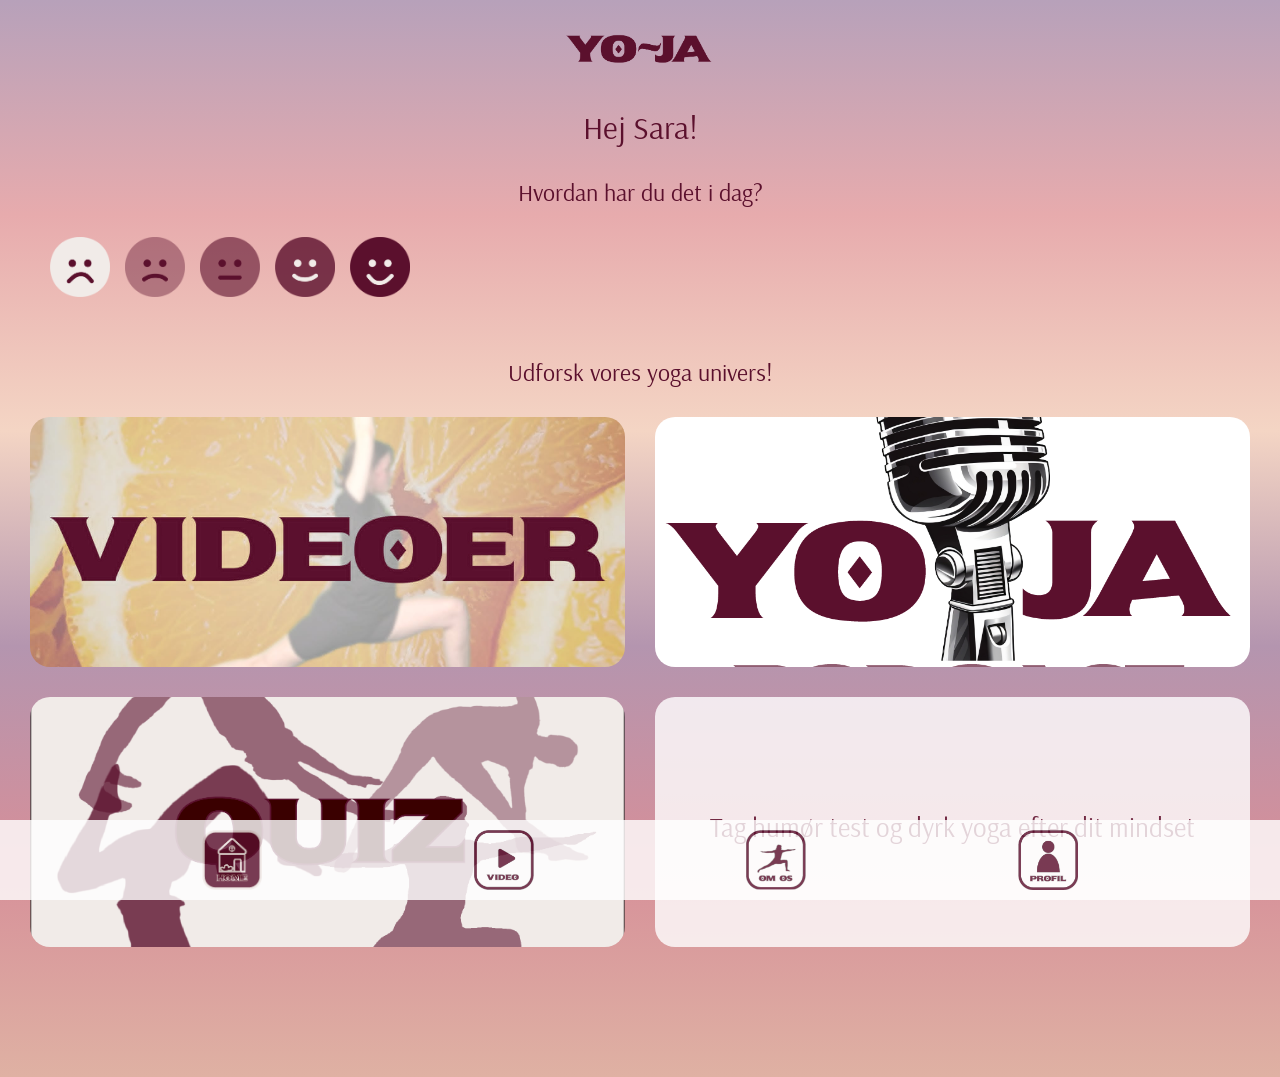
<file: index.html>
<!doctype html>
<html lang="en">
  <head>
    <meta charset="UTF-8" />
    <meta name="viewport" content="width=device-width, initial-scale=1.0" />
    <title>Yo-ja</title>
    <!-- ref til stylesheet -->
    <link rel="stylesheet" href="yoja.style.css" />
    <!-- Her har vi hentet font fra google fonts - Arsenal -->
    <link rel="preconnect" href="https://fonts.googleapis.com" />
    <link rel="preconnect" href="https://fonts.gstatic.com" crossorigin />
    <link
      href="https://fonts.googleapis.com/css2?family=Arsenal:ital,wght@0,400;0,700;1,400;1,700&family=Genos:ital,wght@0,100..900;1,100..900&family=Sekuya&family=Titan+One&display=swap"
      rel="stylesheet"
    />
  </head>

  <body>
    <!-- Logo som også fungerer som home knap-->
    <header>
      <div class="logoContainer">
        <a href="/sem2-flow5/index.html"
          ><img src="img/Logo.png" alt="yo-jaLogo"
        /></a>
      </div>
    </header>

    <!-- Hovedoverskrift-->
    <h1>Hej Sara!</h1>

    <h2>Hvordan har du det i dag?</h2>

    <!-- Smiley knapper, hvor man vælger alt efter ens humør-->
    <div class="smileyContainer">
      <img src="img/Smiley_Meget_ked.png" data-mood="megetKed" />
      <img src="img/Smiley_ked.png" data-mood="lidtKed" />
      <img src="img/Smiley_midt.png" data-mood="midt" />
      <img src="img/Smiley_lidt_glad.png" data-mood="lidtGlad" />
      <img src="img/Smiley_meget_glad.png" data-mood="megetGlad" />
    </div>

    <!-- Her kommer knapperne -->
    <div class="category-container" id="categoryContainer"></div>

    <h2>Udforsk vores yoga univers!</h2>

    <!-- Vores sektion med de læringsmaterialer vi har i form af videoer, podcast og quiz -->
    <div class="categoryContainerTwo">
      <div class="categoryCard">
        <a href="oevelser.html">
          <!-- Yoga videoer -->
          <img
            src="img/videoThumbnail.jpeg"
            alt="picture of yoga stretch pose"
          />
        </a>
      </div>

      <div class="categoryCard">
        <a href="podcasts.html">
          <!-- Podcasts -->
          <img
            src="img/podcastV2baggrund.png"
            alt="picture of yoga strength pose"
          />
        </a>
      </div>

      <div class="categoryCard">
        <a href="quiz.html">
          <!-- Quiz -->
          <img src="img/quizLogo.png" alt="picture of yoga destress pose" />
        </a>
      </div>

      <div class="moodTestContainer">
        <a href="moodtest.html">
          <!-- Humør test -->
          <section id="humorBoks">
            <h2>Tag humør test og dyrk yoga efter dit mindset</h2>
          </section>
        </a>
      </div>
    </div>

    <!-- Footer/menu -->
    <footer>
      <nav>
        <div class="menuContainer">
          <a href="/sem2-flow5/index.html">
            <img src="img/aktiv_home.png" alt="homeIcon"
          /></a>
          <!-- Hjem knap -->
          <a href="oevelser.html">
            <img src="img/video-knap.png" alt="oevelserIcon"
          /></a>
          <!-- Video knap -->
          <a href="om-yoga.html">
            <img src="img/om.os.knap.png" alt="omYogaIcon"
          /></a>
          <!-- Om Om knap -->
          <a href="profil.html">
            <img src="img/profil-knap.png" alt="profilIcon"
          /></a>
          <!--Profil knap-->
        </div>
      </nav>
    </footer>
  </body>

  <!-- Reference til Javascript filen -->
  <script src="yoja.java.js"></script>
</html>
</file>
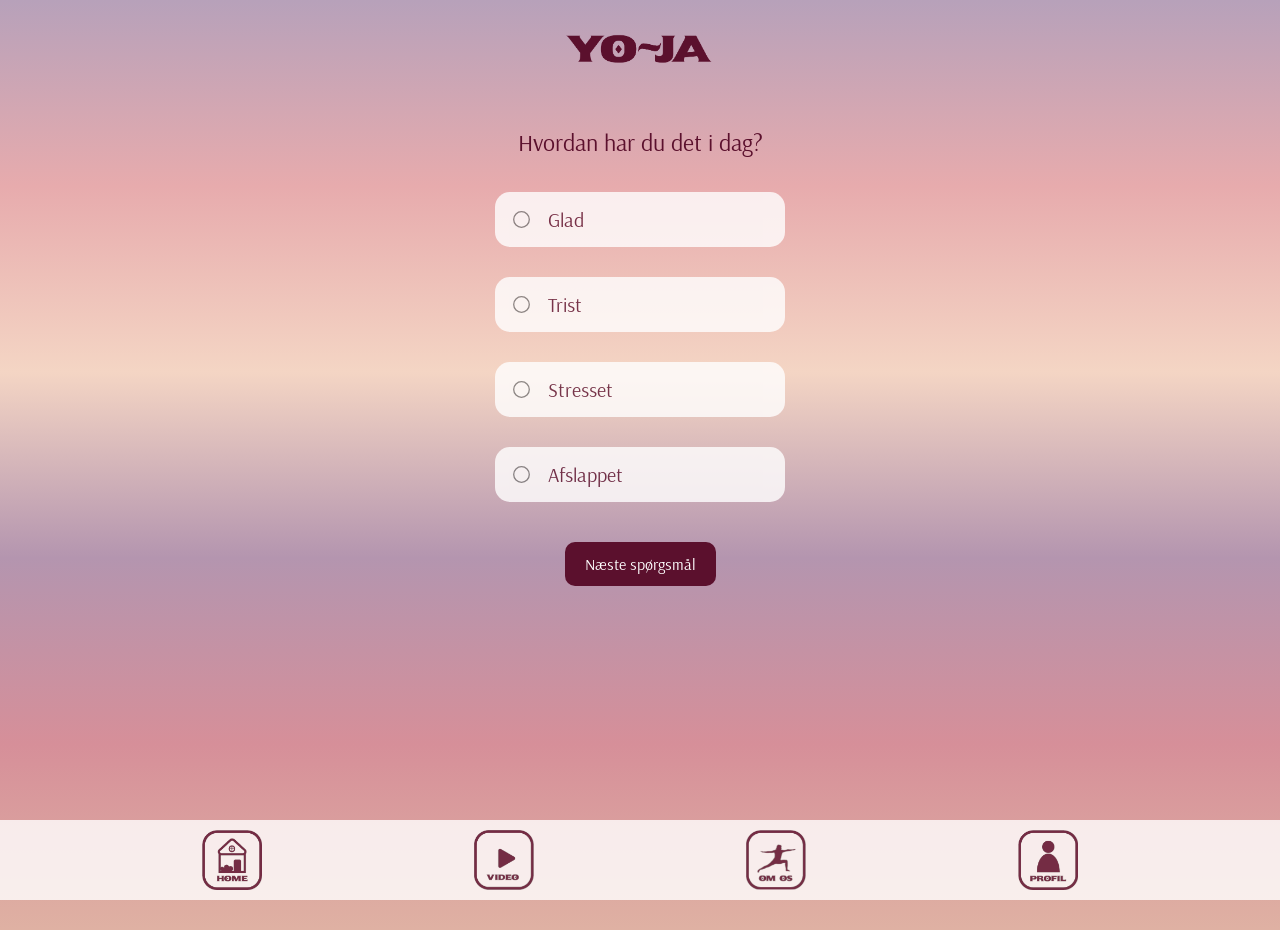
<file: moodtest.html>
<!doctype html>
<html lang="en">
  <head>
    <meta charset="UTF-8" />
    <meta name="viewport" content="width=device-width, initial-scale=1.0" />
    <title>Yo-ja</title>
    <!-- ref til stylesheet -->
    <link rel="stylesheet" href="yoja.style.css" />
    <!-- Her har vi hentet font fra google fonts - Arsenal -->
    <link rel="preconnect" href="https://fonts.googleapis.com" />
    <link rel="preconnect" href="https://fonts.gstatic.com" crossorigin />
    <link
      href="https://fonts.googleapis.com/css2?family=Arsenal:ital,wght@0,400;0,700;1,400;1,700&family=Genos:ital,wght@0,100..900;1,100..900&family=Sekuya&family=Titan+One&display=swap"
      rel="stylesheet"
    />
  </head>

  <body>
    <!-- Vores header med Yo-JA logo, som fungerer som hjemmeknap også -->
    <header>
      <div class="logoContainer">
        <a href="/test/index.html"><img src="img/Logo.png" alt="yo-jaLogo" /></a>
      </div>
    </header>

    <!-- Spørgsmål 1 - omkring humør -->
    <div class="spørgsmål aktiv">
      <h2>Hvordan har du det i dag?</h2>

      <!-- Form med radio buttons, hvor kun ét humør kan vælges -->
      <form class="formBox">
        <label class="radioBox">
          <input type="radio" name="humør" value="glad" />
          <span>Glad</span>
        </label>

        <label class="radioBox">
          <input type="radio" name="humør" value="trist" />
          <span>Trist</span>
        </label>

        <label class="radioBox">
          <input type="radio" name="humør" value="stresset" />
          <span>Stresset</span>
        </label>

        <label class="radioBox">
          <input type="radio" name="humør" value="afslappet" />
          <span>Afslappet</span>
        </label>
      </form>

      <button class="næste">Næste spørgsmål</button>
    </div>

    <!-- Spørgsmål 2 - omkring ømhed-->
    <div class="spørgsmål">
      <h2>Er du øm? Hvis ja, hvor?</h2>

      <form class="formBox">
        <label class="radioBox">
          <input type="radio" name="ømhed" value="nakke" />
          <span>Nakke</span>
        </label>

        <label class="radioBox">
          <input type="radio" name="ømhed" value="ryg" />
          <span>Ryg</span>
        </label>

        <label class="radioBox">
          <input type="radio" name="ømhed" value="skuldre" />
          <span>Skuldre</span>
        </label>

        <label class="radioBox">
          <input type="radio" name="ømhed" value="ikke-øm" />
          <span>Er ikke øm</span>
        </label>
      </form>

      <button class="næste">Næste spørgsmål</button>
    </div>

    <!-- Spørgsmål 3 - omkring stress -->
    <div class="spørgsmål">
      <h2>Har du meget at se til?</h2>

      <form class="formBox">
        <label class="radioBox">
          <input type="radio" name="stress" value="ja" />
          <span>Ja</span>
        </label>

        <label class="radioBox">
          <input type="radio" name="stress" value="nej" />
          <span>Nej</span>
        </label>
      </form>

      <button class="næste">Færdig</button>
    </div>

    <div class="spørgsmål">
      <h2>Vores anbefalede øvelse til dig</h2>

        <video controls src="video/begynderlevel1-done_2.mp4"></video>
      </div>
    </div>

   <!-- Footer/menu -->
    <footer>
      <nav>
      <div class="menuContainer">
        <a href="/test/index.html"> <img src="img/home.knap.png" alt="homeIcon" /></a>
        <!-- Hjem knap -->
        <a href="oevelser.html">
          <img src="img/video-knap.png" alt="oevelserIcon"
        /></a>
        <!-- Video knap -->
        <a href="om-yoga.html">
          <img src="img/om.os.knap.png" alt="omYogaIcon"
        /></a>
        <!-- Om Om knap -->
        <a href="profil.html">
          <img src="img/profil-knap.png" alt="profilIcon"
        /></a>
        <!--Profil knap-->
      </div>
      </nav>
    </footer>
  </body>

  <script src="yoja.java.js"></script>
</html>
</file>
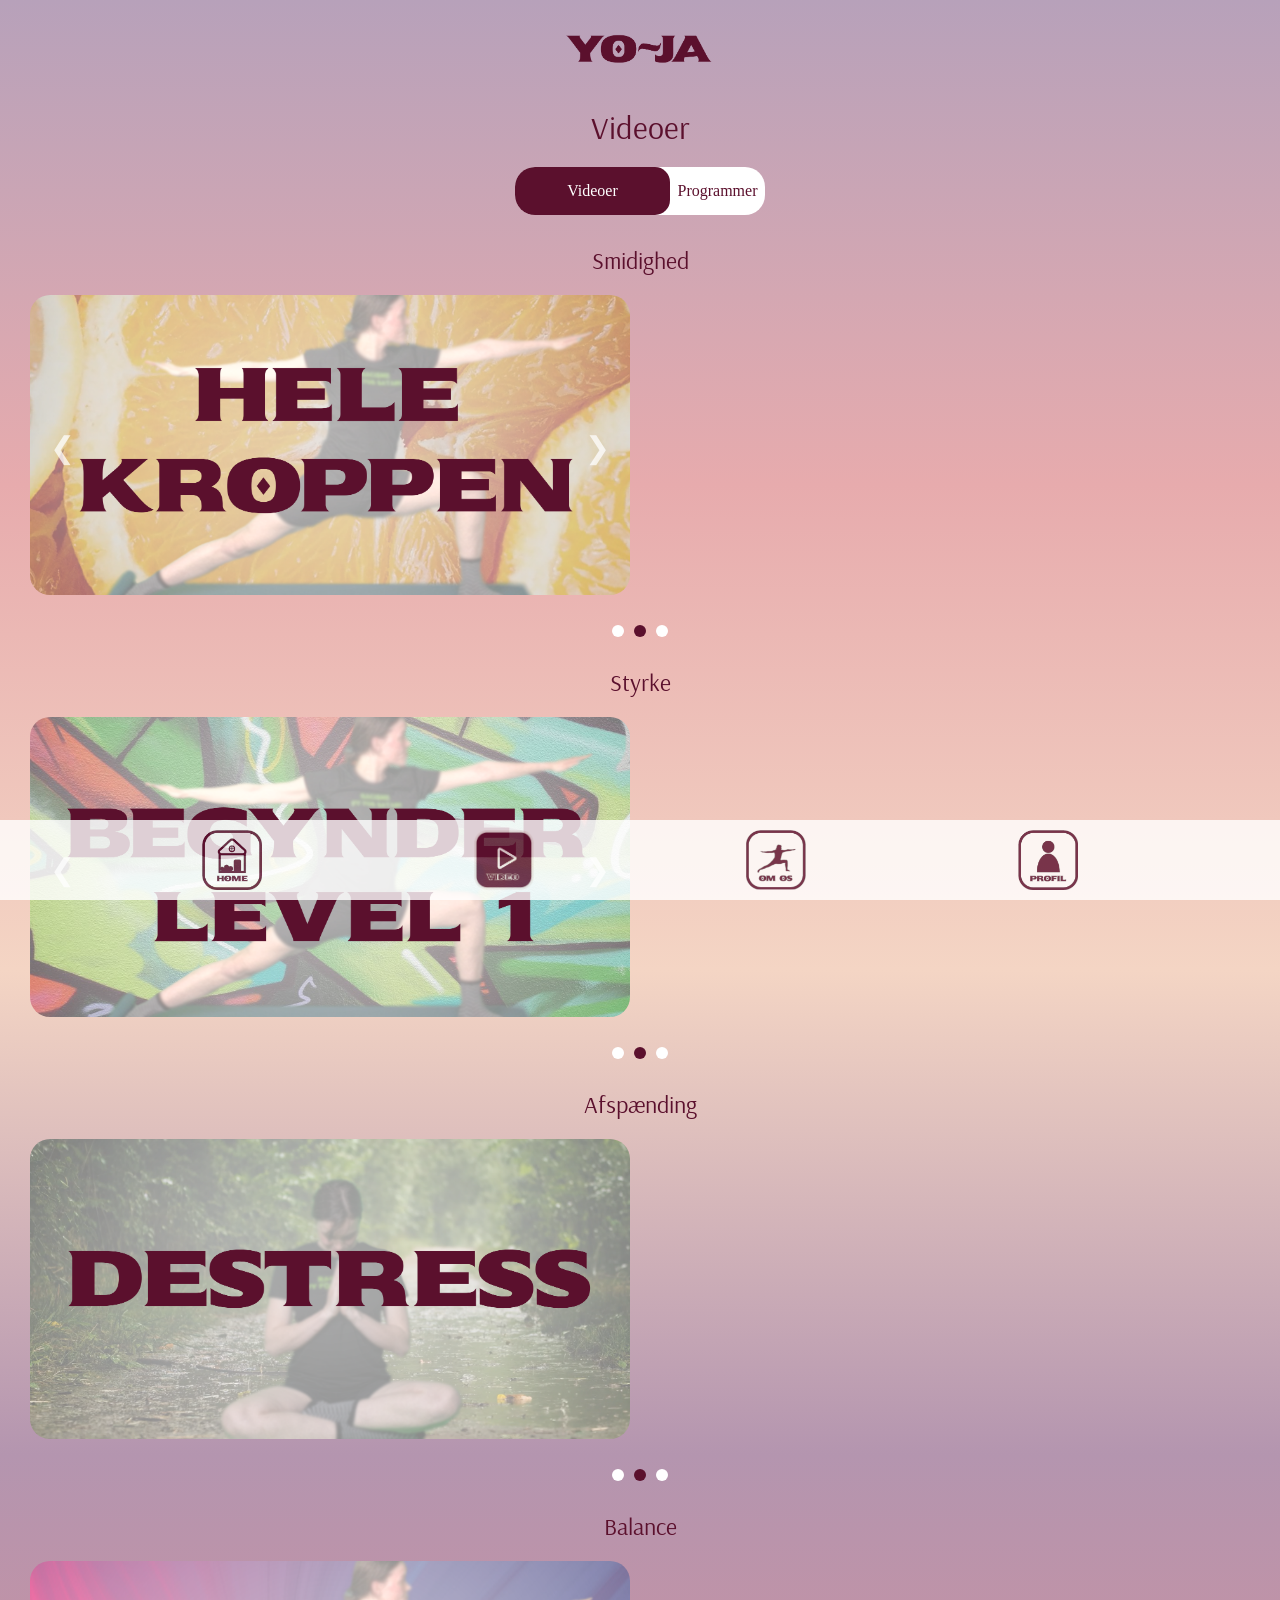
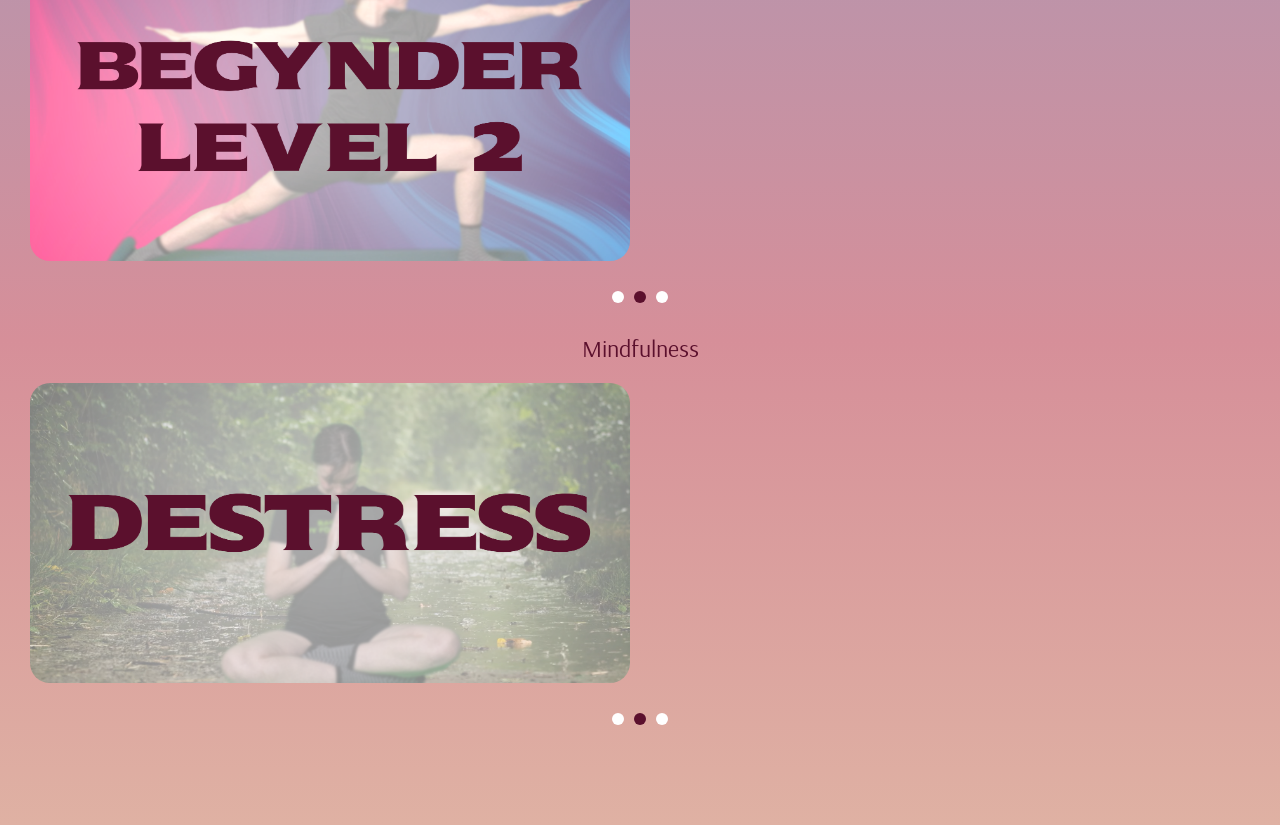
<file: oevelser.html>
<!doctype html>
<html lang="en">
  <head>
    <meta charset="UTF-8" />
    <meta name="viewport" content="width=device-width, initial-scale=1.0" />
    <title>Yo-ja</title>
    <!-- ref til stylesheet -->
    <link rel="stylesheet" href="yoja.style.css" />
    <!-- Her har vi hentet font fra google fonts - Arsenal -->
    <link rel="preconnect" href="https://fonts.googleapis.com" />
    <link rel="preconnect" href="https://fonts.gstatic.com" crossorigin />
    <link
      href="https://fonts.googleapis.com/css2?family=Arsenal:ital,wght@0,400;0,700;1,400;1,700&family=Genos:ital,wght@0,100..900;1,100..900&family=Sekuya&family=Titan+One&display=swap"
      rel="stylesheet"
    />
  </head>

  <body>
    <!-- Vores header med Yo-JA logo, som fungerer som hjemmeknap også -->
    <header>
      <div class="logoContainer">
        <a href="/sem2-flow5/index.html"
          ><img src="img/Logo.png" alt="yo-jaLogo"
        /></a>
      </div>
    </header>

    <h1>Videoer</h1>

    <!-- Mockup af en knap, som sortere mellem videoer eller programmer-->
    <div class="switchContainer">
      <div class="knapFlex">
        <div class="oevelserKnap active">Videoer</div>

        <div class="programmerKnap">Programmer</div>
      </div>
    </div>

    <!-- Videoer/billeder i karusseler-->
    <h2>Smidighed</h2>

    <div class="categoryCaroussel">
      <div class="slide1">
        <section id="smidighedVideo">
          <a href="helekroppenvideo.html">
            <img
              src="img/thumnail-helekroppen-stor.png"
              alt="pictureOfVideoThumbnail"
            />
          </a>
        </section>
      </div>
      <div class="slide1">
        <img src="img/thumnail-rygfokus-rettet.png" alt="" />
      </div>
      <div class="slide1">
        <img src="img/thumnail-begynder_level_2.png" alt="" />
      </div>
      <button class="prev1">&#10094;</button>
      <!-- Knap tilbage-->
      <button class="next1">&#10095;</button>
      <!-- knap frem -->
    </div>

    <!-- Mockup af "swipe" cirkler -->
    <div class="dotsContainerOevelser">
      <span class="dot"></span>
      <span class="dot activeDot"></span>
      <span class="dot"></span>
    </div>

    <h2>Styrke</h2>

    <div class="categoryCaroussel">
      <div class="slide2">
        <section id="styrkeVideo">
          <a href="styrkevideo.html">
            <img
              src="img/thumnail-begynder_level_1.png"
              alt="pictureOfVideoThumbnail"
            />
          </a>
        </section>
      </div>
      <div class="slide2">
        <img
          src="img/thumnail-prostyrke_rettet.png"
          alt="thumbnailOfStrengthVideo"
        />
      </div>
      <div class="slide2">
        <img
          src="img/thumnail-rygfokus-rettet.png"
          alt="thumbnailOfBackVideo"
        />
      </div>
      <button class="prev2">&#10094;</button>
      <!-- Knap tilbage-->
      <button class="next2">&#10095;</button>
      <!-- knap frem -->
    </div>

    <!-- Mockup af "swipe" cirkler -->
    <div class="dotsContainerOevelser">
      <span class="dot"></span>
      <span class="dot activeDot"></span>
      <span class="dot"></span>
    </div>

    <h2>Afspænding</h2>

    <div class="categoryCaroussel">
      <div>
        <section id="afspaendingVideo">
          <a href="destressvideo.html">
            <img
              src="img/thumnail-destress_stor.png"
              alt="thumbnailOfDestressVideo"
            />
          </a>
        </section>
      </div>
    </div>

    <!-- Mockup af "swipe" cirkler -->
    <div class="dotsContainerOevelser">
      <span class="dot"></span>
      <span class="dot activeDot"></span>
      <span class="dot"></span>
    </div>

    <h2>Balance</h2>

    <div class="categoryCaroussel">
      <div>
        <section id="balanceVideo">
          <img
            src="img/thumnail-begynder_level_2.png"
            alt="thumbnailOfBeginnersVideo"
          />
        </section>
      </div>
    </div>

    <!-- Mockup af "swipe" cirkler -->
    <div class="dotsContainerOevelser">
      <span class="dot"></span>
      <span class="dot activeDot"></span>
      <span class="dot"></span>
    </div>

    <h2>Mindfulness</h2>

    <div class="categoryCaroussel">
      <div>
        <section id="mindfulnessVideo">
          <img
            src="img/thumnail-destress_stor.png"
            alt="thumbnailOfDestressVideo"
          />
        </section>
      </div>
    </div>

    <!-- Mockup af "swipe" cirkler -->
    <div class="dotsContainerOevelserFinal">
      <span class="dot"></span>
      <span class="dot activeDot"></span>
      <span class="dot"></span>
    </div>

    <!-- Footer/menu -->
    <footer>
      <nav>
        <div class="menuContainer">
          <a href="/test/index.html">
            <img src="img/home.knap.png" alt="homeIcon"
          /></a>
          <!-- Hjem knap -->
          <a href="oevelser.html">
            <img src="img/aktiv_videoer.png" alt="oevelserIcon"
          /></a>
          <!-- Video knap -->
          <a href="om-yoga.html">
            <img src="img/om.os.knap.png" alt="omYogaIcon"
          /></a>
          <!-- Om Om knap -->
          <a href="profil.html">
            <img src="img/profil-knap.png" alt="profilIcon"
          /></a>
          <!--Profil knap-->
        </div>
      </nav>
    </footer>
  </body>

  <!-- Reference til Javascript filen -->
  <script src="yoja.java.js"></script>
</html>
</file>
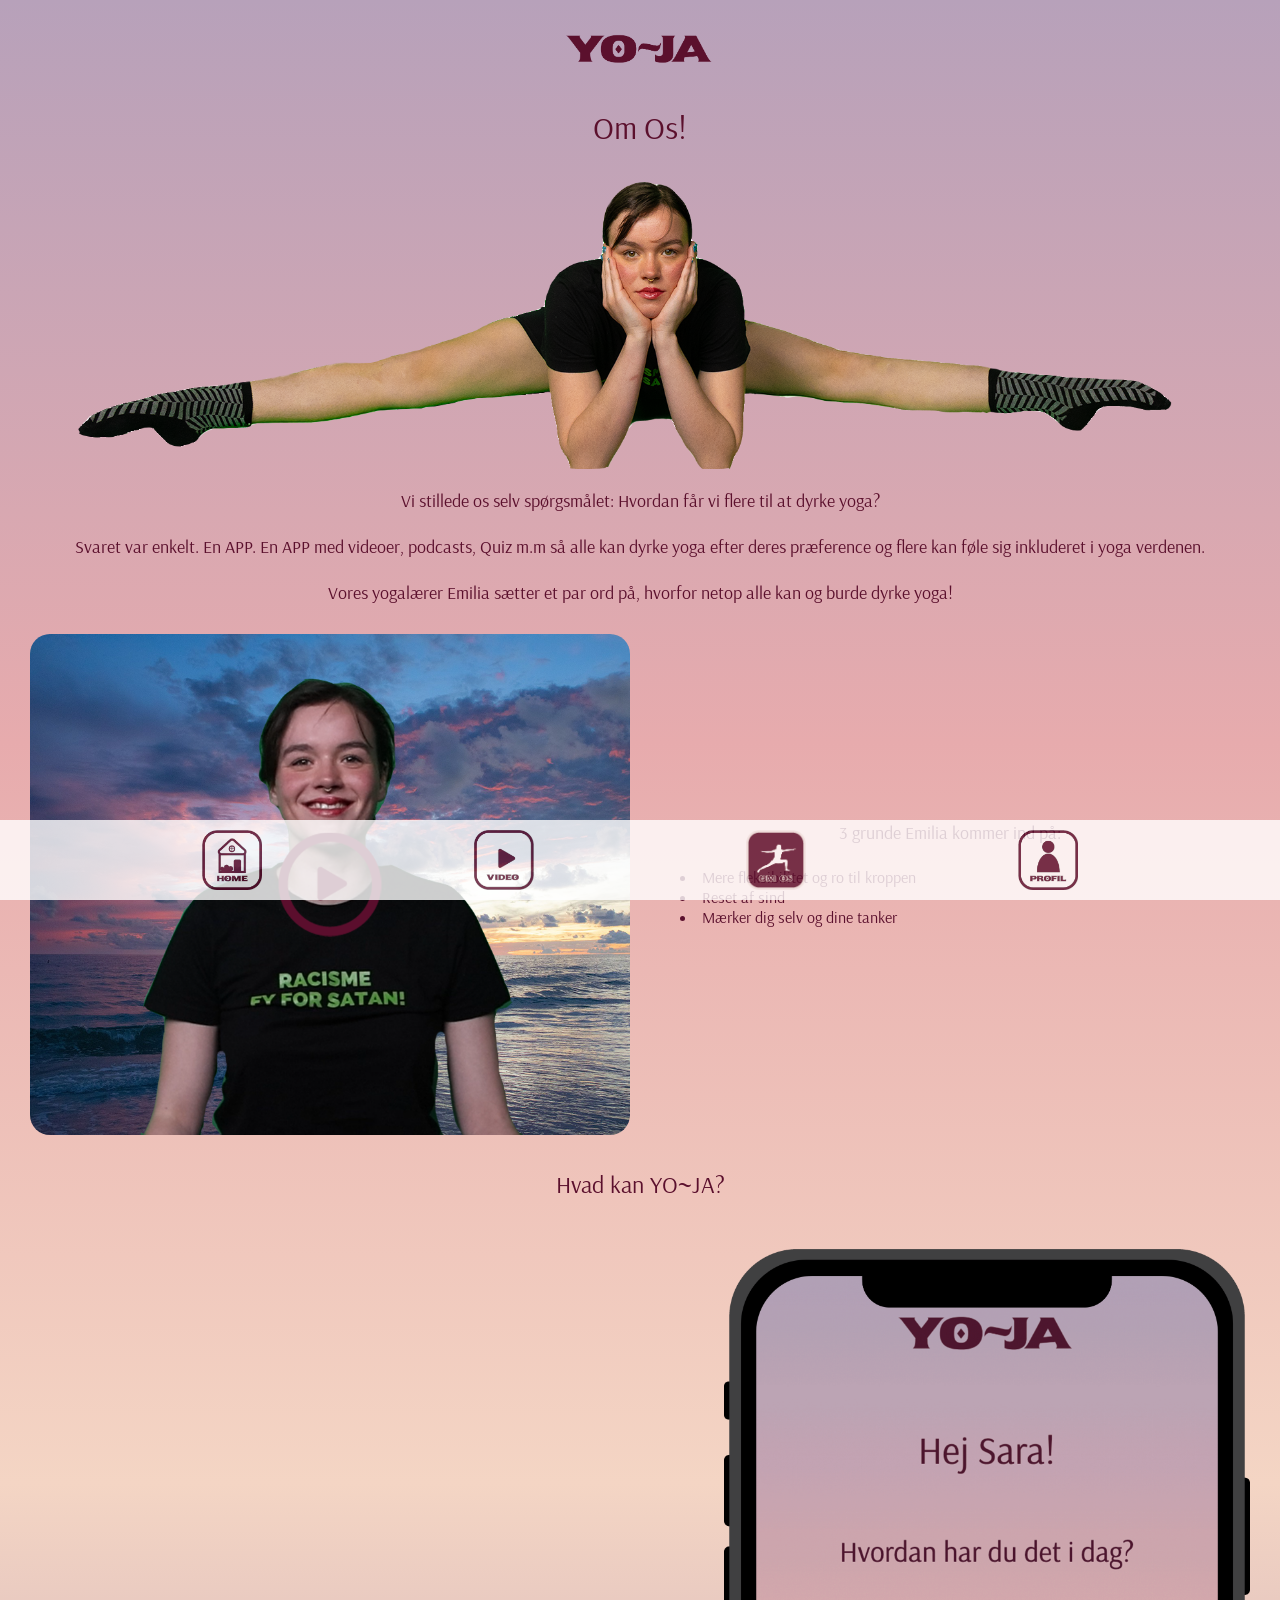
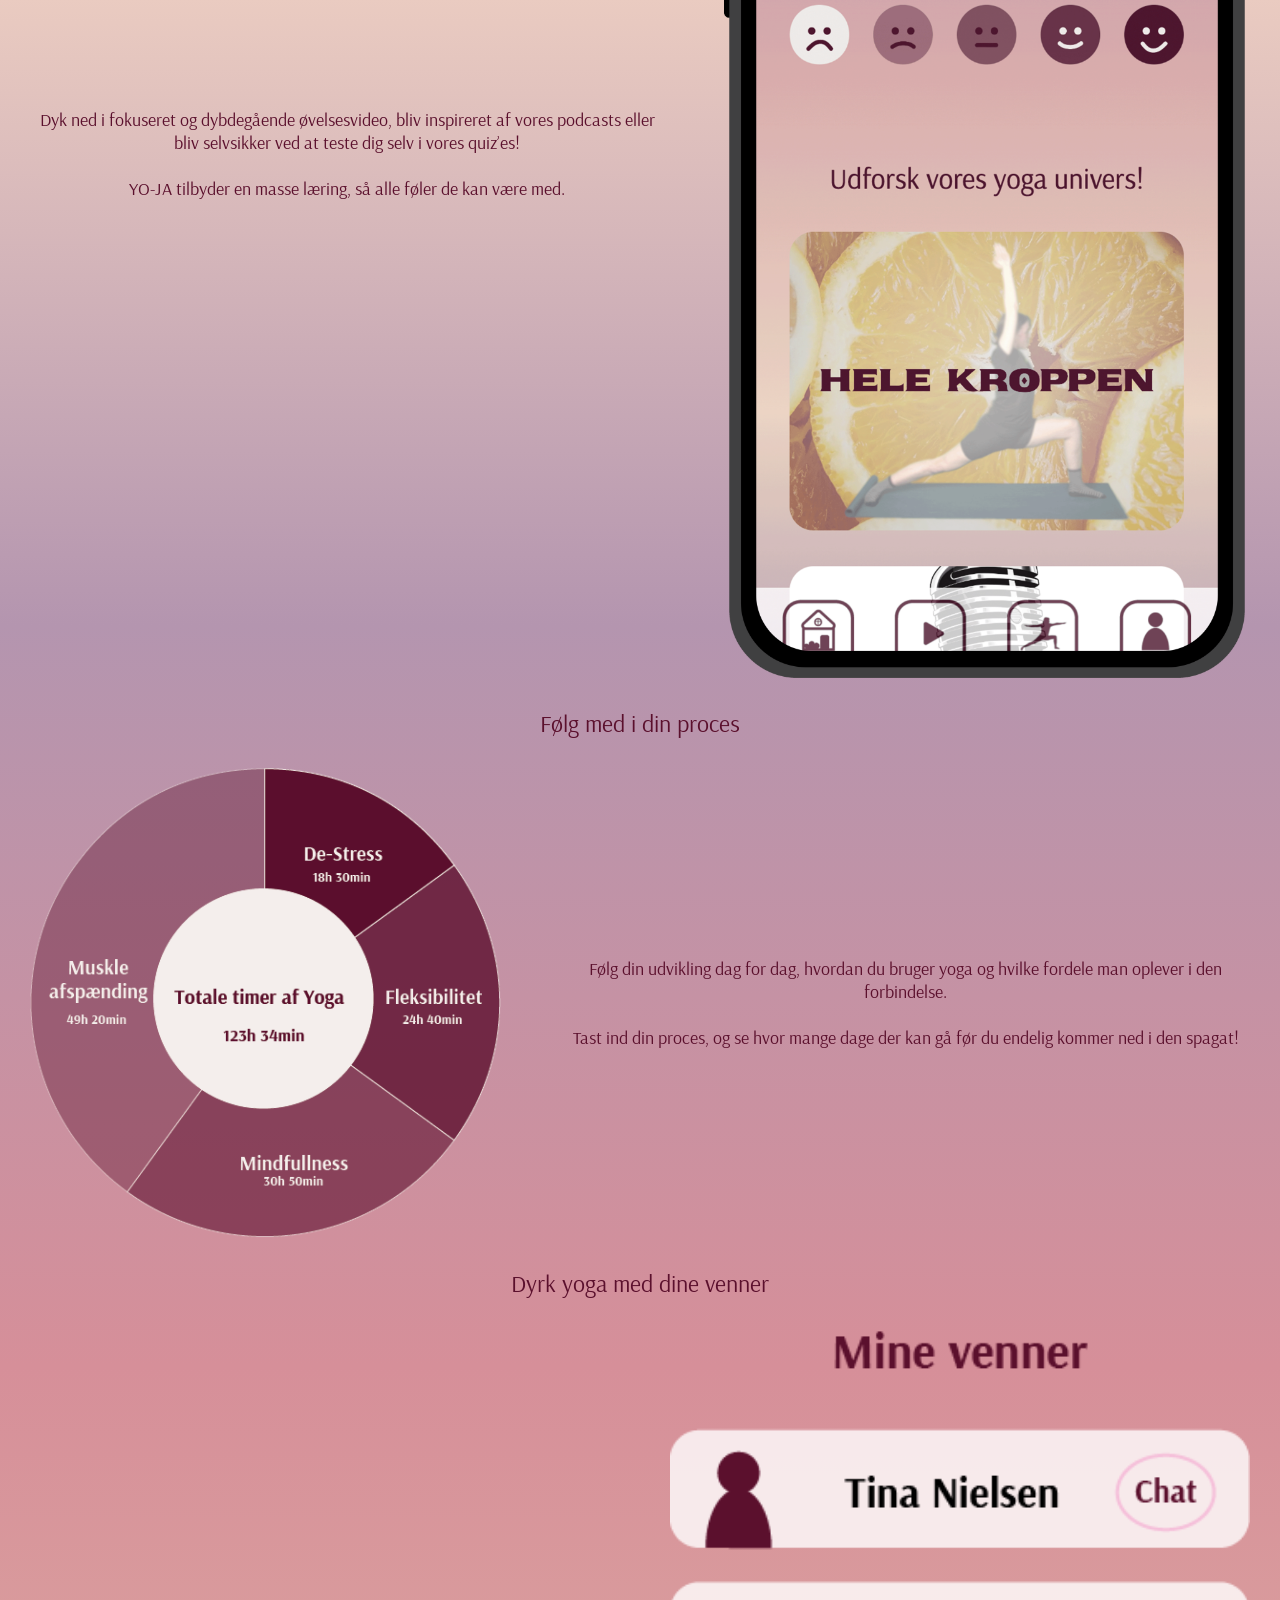
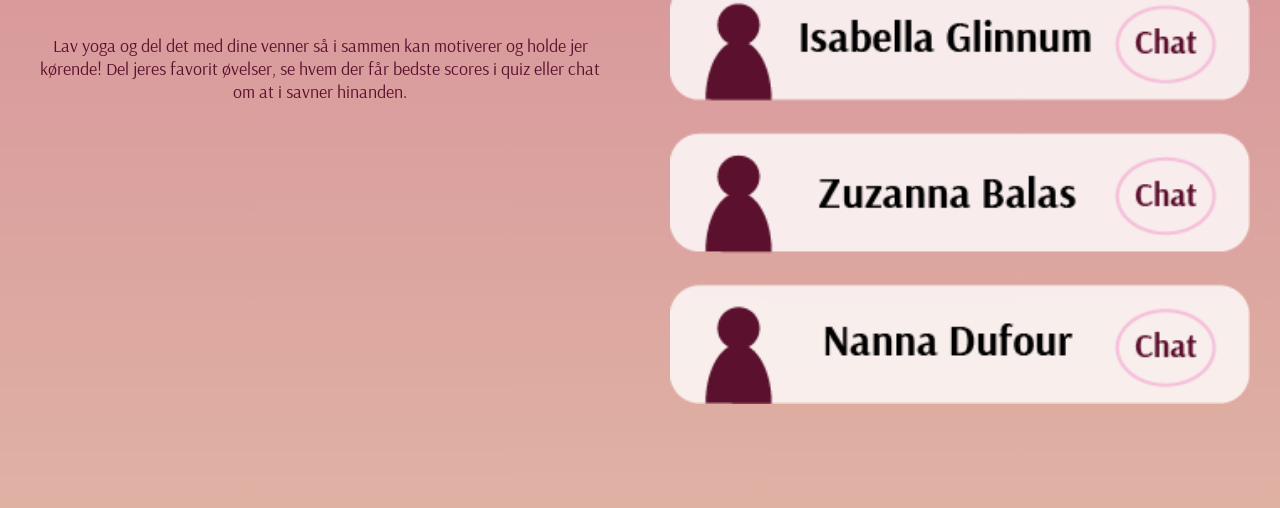
<file: om-yoga.html>
<!doctype html>
<html lang="da">
  <head>
    <meta charset="UTF-8" />
    <meta name="viewport" content="width=device-width, initial-scale=1.0" />
    <title>Yo-ja</title>
    <!-- ref til stylesheet -->
    <link rel="stylesheet" href="yoja.style.css" />
    <!-- Her har vi hentet font fra google fonts - Arsenal -->
    <link rel="preconnect" href="https://fonts.googleapis.com" />
    <link rel="preconnect" href="https://fonts.gstatic.com" crossorigin />
    <link
      href="https://fonts.googleapis.com/css2?family=Arsenal:ital,wght@0,400;0,700;1,400;1,700&family=Genos:ital,wght@0,100..900;1,100..900&family=Sekuya&family=Titan+One&display=swap"
      rel="stylesheet"
    />
  </head>

  <body>
    <!-- Vores header med Yo-JA logo, som fungerer som hjemmeknap også -->
    <header>
      <div class="logoContainer">
        <a href="/sem2-flow5/index.html"
          ><img src="img/Logo.png" alt="yo-jaLogo"
        /></a>
      </div>
    </header>

    <!-- Hovedoverskrift-->
    <h1>Om Os!</h1>

    <!-- Billede af yoga lærer der "sidder" på tekst-->
    <div class="headlineContainer">
      <img src="img/splitYoga.png" alt="pictureOfYogaSplit" />
    </div>

    <!--introducerende tekst-->
    <div class="infoOneContainer">
      <p>
        Vi stillede os selv spørgsmålet: Hvordan får vi flere til at dyrke yoga?
        <br />
        <br />
        Svaret var enkelt. En APP. En APP med videoer, podcasts, Quiz m.m så
        alle kan dyrke yoga efter deres præference og flere kan føle sig
        inkluderet i yoga verdenen. <br />
        <br />
        Vores yogalærer Emilia sætter et par ord på, hvorfor netop alle kan og
        burde dyrke yoga!
      </p>
    </div>

    <!-- Thumbnail billede af yogalærer der taler om yogas fordele + tilhørende tekst -->
    <div class="infoOneContainerTwo">
      <!-- Flexboks-->
      <div class="infoOneImageContainer">
        <img
          src="img/Emilia-introduction.png"
          alt="Emilias_introduction_video"
        />
      </div>

      <div class="infoOneText">
        <p>
          3 grunde Emilia kommer ind på: <br />
          <br />
          <li>Mere fleksibilitet og ro til kroppen</li>
          <li>Reset af sind</li>
          <li>Mærker dig selv og dine tanker</li>
        </p>
      </div>
    </div>

    <!-- Informationer om hvad app indebærer-->
    <h2>Hvad kan YO~JA?</h2>

    <div class="infoTwoContainer">
      <!-- Flexboks-->
      <p>
        Dyk ned i fokuseret og dybdegående øvelsesvideo, bliv inspireret af
        vores podcasts eller bliv selvsikker ved at teste dig selv i vores
        quiz’es! <br />
        <br />
        YO-JA tilbyder en masse læring, så alle føler de kan være med.
      </p>
      <div class="infoTwoImageContainer">
        <img src="img/mobilApp.png" alt="photoOfAppOnPhone" />
      </div>
    </div>

    <h2>Følg med i din proces</h2>

    <div class="infoThreeContainer">
      <!-- Flexboks-->
      <div class="infoThreeImageContainer">
        <img src="img/cirkel-diagram-data.png" alt="PhotoOfProgressExample" />
      </div>
      <p>
        Følg din udvikling dag for dag, hvordan du bruger yoga og hvilke fordele
        man oplever i den forbindelse. <br />
        <br />
        Tast ind din proces, og se hvor mange dage der kan gå før du endelig
        kommer ned i den spagat!
      </p>
    </div>

    <h2>Dyrk yoga med dine venner</h2>

    <div class="infoFourContainer">
      <!-- Flexboks-->
      <p>
        Lav yoga og del det med dine venner så i sammen kan motiverer og holde
        jer kørende! Del jeres favorit øvelser, se hvem der får bedste scores i
        quiz eller chat om at i savner hinanden.
      </p>
      <div class="infoFourImageContainer">
        <img src="img/venneListeImg.png" alt="PictureOfFriendList" />
      </div>
    </div>

    <!-- Footer/menu -->
    <footer>
      <nav>
        <div class="menuContainer">
          <a href="/test/index.html">
            <img src="img/home.knap.png" alt="homeIcon"
          /></a>
          <!-- Hjem knap -->
          <a href="oevelser.html">
            <img src="img/video-knap.png" alt="oevelserIcon"
          /></a>
          <!-- Video knap -->
          <a href="om-yoga.html">
            <img src="img/aktiv_om_os.png" alt="omYogaIcon"
          /></a>
          <!-- Om Om knap -->
          <a href="profil.html">
            <img src="img/profil-knap.png" alt="profilIcon"
          /></a>
          <!--Profil knap-->
        </div>
      </nav>
    </footer>
  </body>

  <!-- Reference til Javascript filen -->
  <script src="yoja.java.js"></script>
</html>
</file>
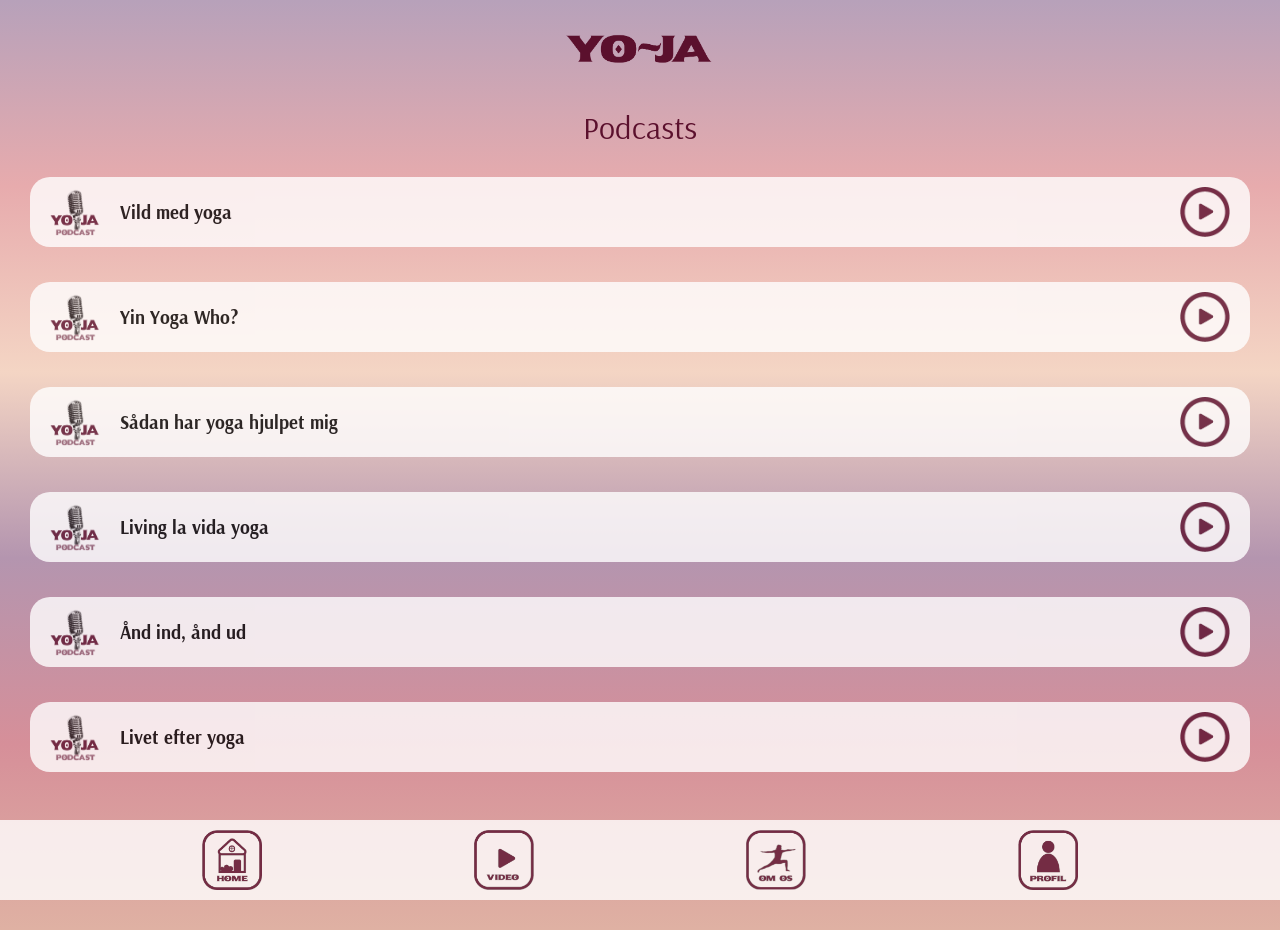
<file: podcasts.html>
<!doctype html>
<html lang="en">
  <head>
    <meta charset="UTF-8" />
    <meta name="viewport" content="width=device-width, initial-scale=1.0" />
    <title>Yo-ja</title>
    <!-- ref til stylesheet -->
    <link rel="stylesheet" href="yoja.style.css" />
    <!-- Her har vi hentet font fra google fonts - Arsenal -->
    <link rel="preconnect" href="https://fonts.googleapis.com" />
    <link rel="preconnect" href="https://fonts.gstatic.com" crossorigin />
    <link
      href="https://fonts.googleapis.com/css2?family=Arsenal:ital,wght@0,400;0,700;1,400;1,700&family=Genos:ital,wght@0,100..900;1,100..900&family=Sekuya&family=Titan+One&display=swap"
      rel="stylesheet"
    />
  </head>

  <body>
    <!-- Logo som også fungerer som home knap-->
    <header>
      <div class="logoContainer">
        <a href="/sem2-flow5/index.html"
          ><img src="img/Logo.png" alt="yo-jaLogo"
        /></a>
      </div>
    </header>

    <!-- Hovedoverskrift-->
    <h1>Podcasts</h1>

    <!-- Podcast der bliver afspillet -->

    <div class="podcastPlayingContainer">
      <video controls>
        <source src="video/yoja-snak-podcast1.mp4" type="video/mp4" />
      </video>
    </div>

    <!-- Liste af podcasts-->
    <div class="podcastContainer">
      <div class="podListe">
        <img src="img/podcast_logo.png" alt="pictureOfPodcastLogo" />
        <!-- Thumbnail billede -->
        <h3>Vild med yoga</h3>
        <!-- Titel på podcast -->
        <img
          class="playButton"
          src="img/video.knap.png"
          alt="pictureOfPlayButton"
        />
        <!-- Play Knap -->
      </div>

      <div class="podListe">
        <img src="img/podcast_logo.png" alt="pictureOfPodcastLogo" />
        <!-- Thumbnail billede -->
        <h3>Yin Yoga Who?</h3>
        <!-- Titel på podcast -->
        <img src="img/video.knap.png" alt="pictureOfPlayButton" />
        <!-- Play Knap -->
      </div>

      <div class="podListe">
        <img src="img/podcast_logo.png" alt="pictureOfPodcastLogo" />
        <!-- Thumbnail billede -->
        <h3>Sådan har yoga hjulpet mig</h3>
        <!-- Titel på podcast -->
        <img src="img/video.knap.png" alt="pictureOfPlayButton" />
        <!-- Play Knap -->
      </div>

      <div class="podListe">
        <img src="img/podcast_logo.png" alt="pictureOfPodcastLogo" />
        <!-- Thumbnail billede -->
        <h3>Living la vida yoga</h3>
        <!-- Titel på podcast -->
        <img src="img/video.knap.png" alt="pictureOfPlayButton" />
        <!-- Play Knap -->
      </div>

      <div class="podListe">
        <img src="img/podcast_logo.png" alt="pictureOfPodcastLogo" />
        <!-- Thumbnail billede -->
        <h3>Ånd ind, ånd ud</h3>
        <!-- Titel på podcast -->
        <img src="img/video.knap.png" alt="pictureOfPlayButton" />
        <!-- Play Knap -->
      </div>

      <div class="podListe">
        <img src="img/podcast_logo.png" alt="pictureOfPodcastLogo" />
        <!-- Thumbnail billede -->
        <h3>Livet efter yoga</h3>
        <!-- Titel på podcast -->
        <img src="img/video.knap.png" alt="pictureOfPlayButton" />
        <!-- Play Knap -->
      </div>
    </div>

    <!-- Footer/menu -->
    <footer>
      <nav>
        <div class="menuContainer">
          <a href="/test/index.html">
            <img src="img/home.knap.png" alt="homeIcon"
          /></a>
          <!-- Hjem knap -->
          <a href="oevelser.html">
            <img src="img/video-knap.png" alt="oevelserIcon"
          /></a>
          <!-- Video knap -->
          <a href="om-yoga.html">
            <img src="img/om.os.knap.png" alt="omYogaIcon"
          /></a>
          <!-- Om Om knap -->
          <a href="profil.html">
            <img src="img/profil-knap.png" alt="profilIcon"
          /></a>
          <!--Profil knap-->
        </div>
      </nav>
    </footer>
  </body>

  <!-- Reference til Javascript filen -->
  <script src="yoja.java.js"></script>
</html>
</file>
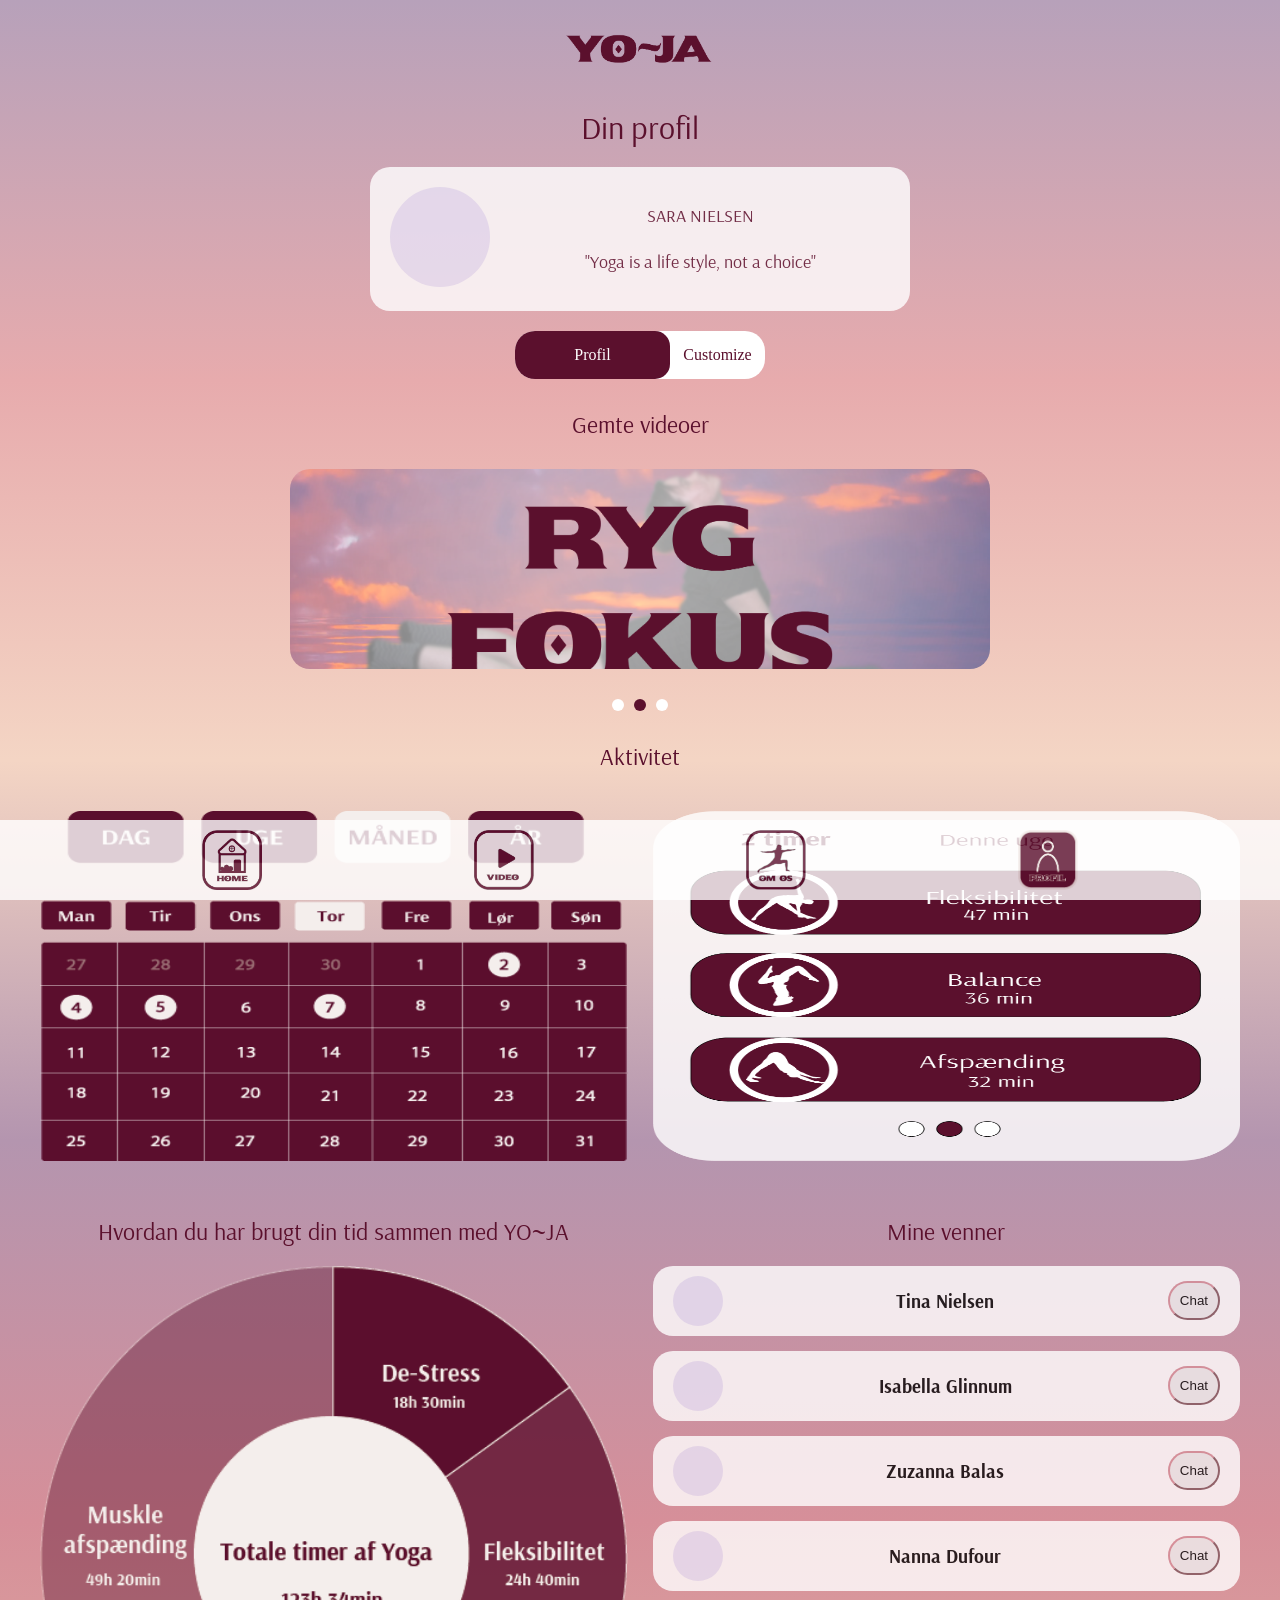
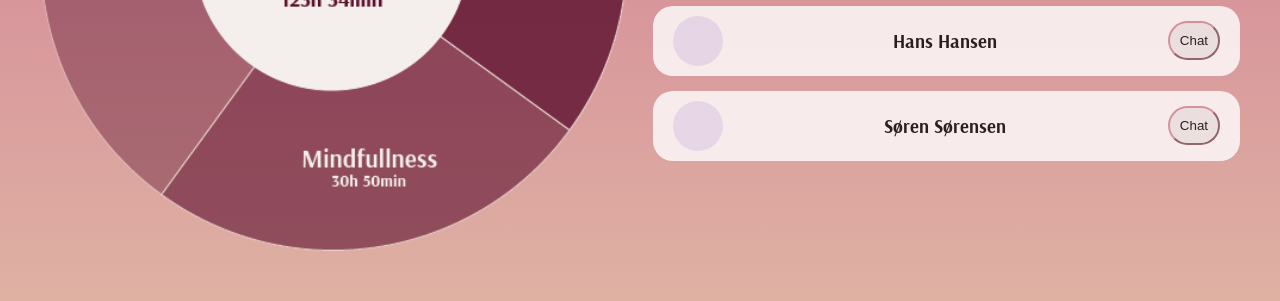
<file: profil.html>
<!doctype html>
<html lang="en">
  <head>
    <meta charset="UTF-8" />
    <meta name="viewport" content="width=device-width, initial-scale=1.0" />
    <title>Yo-ja</title>

    <!-- stylesheet -->
    <link rel="stylesheet" href="yoja.style.css" />

    <!-- Google Fonts -->
    <link rel="preconnect" href="https://fonts.googleapis.com" />
    <link rel="preconnect" href="https://fonts.gstatic.com" crossorigin />
    <link
      href="https://fonts.googleapis.com/css2?family=Arsenal:ital,wght@0,400;0,700;1,400;1,700&family=Genos:ital,wght@0,100..900;1,100..900&family=Sekuya&family=Titan+One&display=swap"
      rel="stylesheet"
    />
  </head>

  <body>
    <!-- Header -->
    <header>
      <div class="logoContainer">
        <a href="/sem2-flow5/index.html"
          ><img src="img/Logo.png" alt="yo-jaLogo"
        /></a>
      </div>
    </header>

    <h1>Din profil</h1>
    <!-- Profil boks m profilbillede, navn og quote-->
    <div class="profilContainer">
      <!-- flexboks-->
      <div class="profilImageContainer">
        <img src="img/templatePurple.jpeg" alt="Profilbillede" />
      </div>

      <div class="profilTextContainer">
        <p>
          SARA NIELSEN <br /><br />
          "Yoga is a life style, not a choice"
        </p>
      </div>
    </div>

    <!-- mockup af switch knap, alt efter om man vil være på sin profil eller customzize den-->
    <div class="switchContainer">
      <!-- flexboks-->
      <div class="knapFlex">
        <div class="profilKnap active">Profil</div>
        <div class="settingsKnap">Customize</div>
      </div>
    </div>

    <h2>Gemte videoer</h2>

    <!-- Gemte videoer -->
    <div class="gemteVidoerContainer">
      <img src="img/thumnail-rygfokus-rettet.png" alt="Gemte videoer" />
    </div>

    <!-- mockup af runde cirkler til at indikere at man kan swipe -->
    <div class="dotsContainerProfil">
      <span class="dot"></span>
      <span class="dot activeDot"></span>
      <span class="dot"></span>
    </div>

    <!-- Aktivitet -->
    <div class="profilWrapperOne">
      <h2>Aktivitet</h2>

      <div class="tabletGrid">
        <!-- Kalender -->
        <div class="dataContainer">
          <img src="img/pictureOfCalender.png" alt="Kalender data" />
        </div>

        <!-- Progress -->
        <div class="dataContainer">
          <img src="img/progressData.png" alt="Progress data" />
        </div>

        <!-- Statistik sektion -->
        <div class="profilWrapperTwo">
          <h2>Hvordan du har brugt din tid sammen med YO~JA</h2>

          <div class="cirkelContainer">
            <img
              src="img/cirkel-diagram-data.png"
              alt="img/Cirkeldiagram over aktivitet"
            />
          </div>
        </div>

        <!-- Venner sektion -->
        <div class="vennerSection">
          <h2>Mine venner</h2>

          <div class="vennerListeContainer">
            <div class="vennerListe">
              <img src="img/templatePurple.jpeg" alt="" />
              <h3>Tina Nielsen</h3>
              <button>Chat</button>
            </div>

            <div class="vennerListe">
              <img src="img/templatePurple.jpeg" alt="" />
              <h3>Isabella Glinnum</h3>
              <button>Chat</button>
            </div>

            <div class="vennerListe">
              <img src="img/templatePurple.jpeg" alt="" />
              <h3>Zuzanna Balas</h3>
              <button>Chat</button>
            </div>

            <div class="vennerListe">
              <img src="img/templatePurple.jpeg" alt="" />
              <h3>Nanna Dufour</h3>
              <button>Chat</button>
            </div>

            <div class="vennerListe">
              <img src="img/templatePurple.jpeg" alt="" />
              <h3>Hans Hansen</h3>
              <button>Chat</button>
            </div>

            <div class="vennerListe">
              <img src="img/templatePurple.jpeg" alt="" />
              <h3>Søren Sørensen</h3>
              <button>Chat</button>
            </div>
          </div>
        </div>
      </div>
    </div>

    <!-- Footer/menu -->
    <footer>
      <nav>
        <div class="menuContainer">
          <a href="/test/index.html">
            <img src="img/home.knap.png" alt="homeIcon"
          /></a>
          <!-- Hjem knap -->
          <a href="oevelser.html">
            <img src="img/video-knap.png" alt="oevelserIcon"
          /></a>
          <!-- Video knap -->
          <a href="om-yoga.html">
            <img src="img/om.os.knap.png" alt="omYogaIcon"
          /></a>
          <!-- Om Om knap -->
          <a href="profil.html">
            <img src="img/aktiv_profil.png" alt="profilIcon"
          /></a>
          <!--Profil knap-->
        </div>
      </nav>
    </footer>
  </body>
  <!-- JavaScript -->
  <script src="yoja.java.js"></script>
</html>
</file>
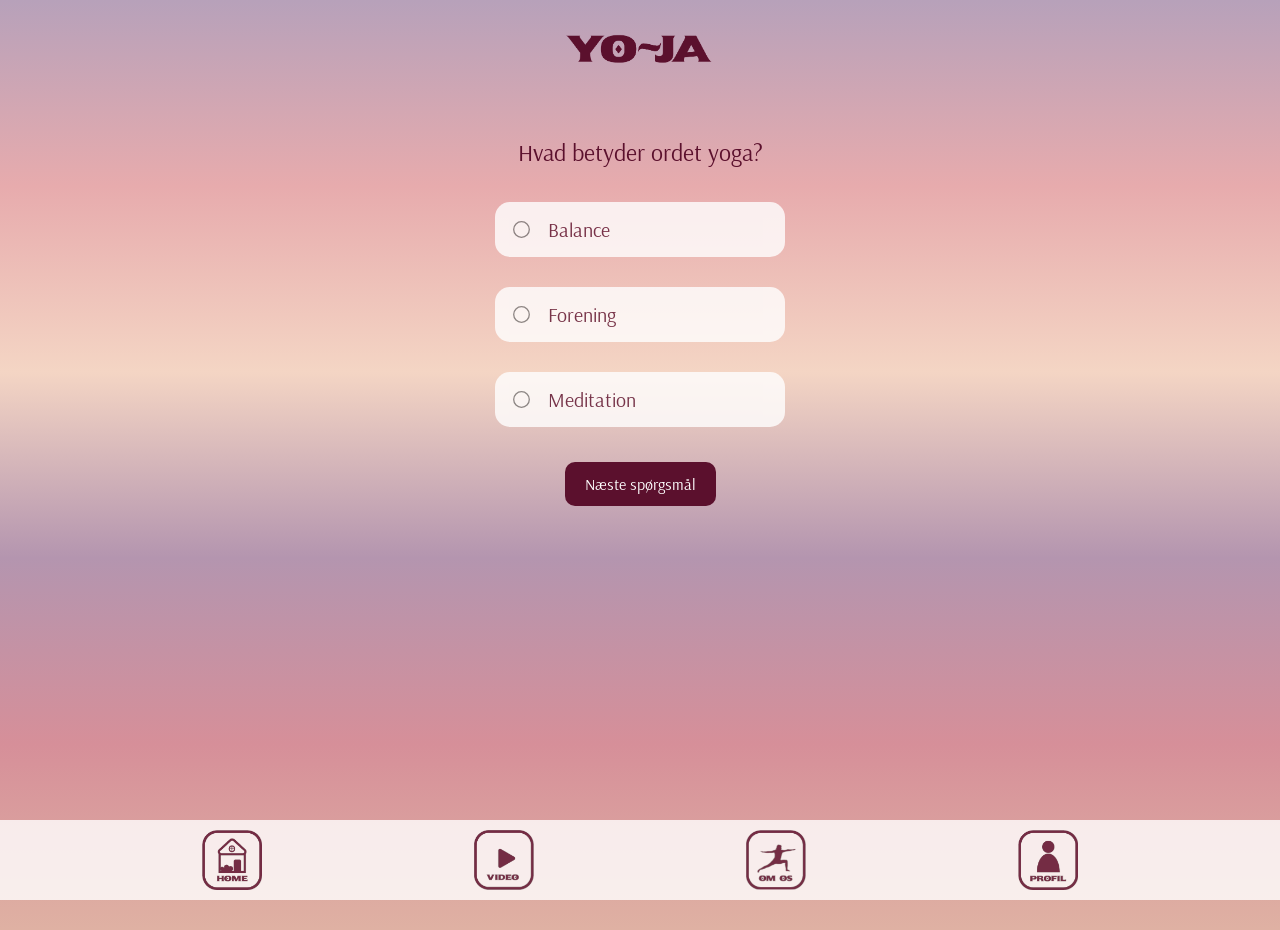
<file: quiz.html>
<!doctype html>
<html lang="en">
  <head>
    <meta charset="UTF-8" />
    <meta name="viewport" content="width=device-width, initial-scale=1.0" />
    <title>Yo-ja</title>
    <!-- ref til stylesheet -->
    <link rel="stylesheet" href="yoja.style.css" />
    <!-- Her har vi hentet font fra google fonts - Arsenal -->
    <link rel="preconnect" href="https://fonts.googleapis.com" />
    <link rel="preconnect" href="https://fonts.gstatic.com" crossorigin />
    <link
      href="https://fonts.googleapis.com/css2?family=Arsenal:ital,wght@0,400;0,700;1,400;1,700&family=Genos:ital,wght@0,100..900;1,100..900&family=Sekuya&family=Titan+One&display=swap"
      rel="stylesheet"
    />
  </head>

  <body>
    <!-- Vores header med Yo-JA logo, som fungerer som hjemmeknap også -->
    <header>
      <div class="logoContainer">
        <a href="/sem2-flow5/index.html"
          ><img src="img/Logo.png" alt="yo-jaLogo"
        /></a>
      </div>
    </header>

    <!-- SPØRGSMÅL 1 -->
    <div class="quizBox aktivQuiz">
      <h2>Hvad betyder ordet yoga?</h2>

      <label class="radioBox">
        <input type="radio" name="quiz1" value="forkert" />
        Balance
      </label>

      <label class="radioBox">
        <input type="radio" name="quiz1" value="rigtigt" />
        Forening
      </label>

      <label class="radioBox">
        <input type="radio" name="quiz1" value="forkert" />
        Meditation
      </label>

      <button class="quizKnap">Næste spørgsmål</button>

      <!-- DOM Ændring, som afhænger af om man svarer rigtigt eller forkert -->

      <p class="quizFeedback"></p>
    </div>

    <!-- SPØRGSMÅL 2 -->
    <div class="quizBox">
      <h2>Hvilken yogaform er mest rolig?</h2>

      <label class="radioBox">
        <input type="radio" name="quiz2" value="rigtigt" />
        Yin Yoga
      </label>

      <label class="radioBox">
        <input type="radio" name="quiz2" value="forkert" />
        Power Yoga
      </label>

      <label class="radioBox">
        <input type="radio" name="quiz2" value="forkert" />
        Hot Yoga
      </label>

      <button class="quizKnap">Næste spørgsmål</button>

      <!-- DOM Ændring, som afhænger af om man svarer rigtigt eller forkert -->

      <p class="quizFeedback"></p>
    </div>

    <!-- SPØRGSMÅL 3 -->
    <div class="quizBox">
      <h2>Hvad fokuserer yoga meget på?</h2>

      <label class="radioBox">
        <input type="radio" name="quiz3" value="forkert" />
        Konkurrence
      </label>

      <label class="radioBox">
        <input type="radio" name="quiz3" value="forkert" />
        Hurtighed
      </label>

      <label class="radioBox">
        <input type="radio" name="quiz3" value="rigtigt" />
        Vejrtrækning
      </label>

      <button class="quizKnap">Næste spørgsmål</button>

      <!-- DOM Ændring, som afhænger af om man svarer rigtigt eller forkert -->

      <p class="quizFeedback"></p>
    </div>

    <!-- SPØRGSMÅL 4 -->
    <div class="quizBox">
      <h2>Hvilken stilling bruges ofte til afslapning?</h2>

      <label class="radioBox">
        <input type="radio" name="quiz4" value="forkert" />
        Planken
      </label>

      <label class="radioBox">
        <input type="radio" name="quiz4" value="rigtigt" />
        Barnets stilling
      </label>

      <label class="radioBox">
        <input type="radio" name="quiz4" value="forkert" />
        Krigerstilling
      </label>

      <button class="quizKnap">Næste spørgsmål</button>

      <!-- DOM Ændring, som afhænger af om man svarer rigtigt eller forkert -->

      <p class="quizFeedback"></p>
    </div>

    <!-- SPØRGSMÅL 5 -->
    <div class="quizBox">
      <h2>Hvad kan yoga hjælpe med?</h2>

      <label class="radioBox">
        <input type="radio" name="quiz5" value="forkert" />
        Mere stress
      </label>

      <label class="radioBox">
        <input type="radio" name="quiz5" value="rigtigt" />
        Bedre balance
      </label>

      <label class="radioBox">
        <input type="radio" name="quiz5" value="forkert" />
        Dårlig søvn
      </label>

      <button class="quizKnap">Afslut quiz</button>

      <!-- DOM Ændring, som afhænger af om man svarer rigtigt eller forkert -->

      <p class="quizFeedback"></p>
    </div>

    <!-- Footer/menu -->
    <footer>
      <nav>
        <div class="menuContainer">
          <a href="/test/index.html">
            <img src="img/home.knap.png" alt="homeIcon"
          /></a>
          <!-- Hjem knap -->
          <a href="oevelser.html">
            <img src="img/video-knap.png" alt="oevelserIcon"
          /></a>
          <!-- Video knap -->
          <a href="om-yoga.html">
            <img src="img/om.os.knap.png" alt="omYogaIcon"
          /></a>
          <!-- Om Om knap -->
          <a href="profil.html">
            <img src="img/profil-knap.png" alt="profilIcon"
          /></a>
          <!--Profil knap-->
        </div>
      </nav>
    </footer>
  </body>

  <!-- Reference til Javascript filen -->
  <script src="yoja.java.js"></script>
</html>
</file>
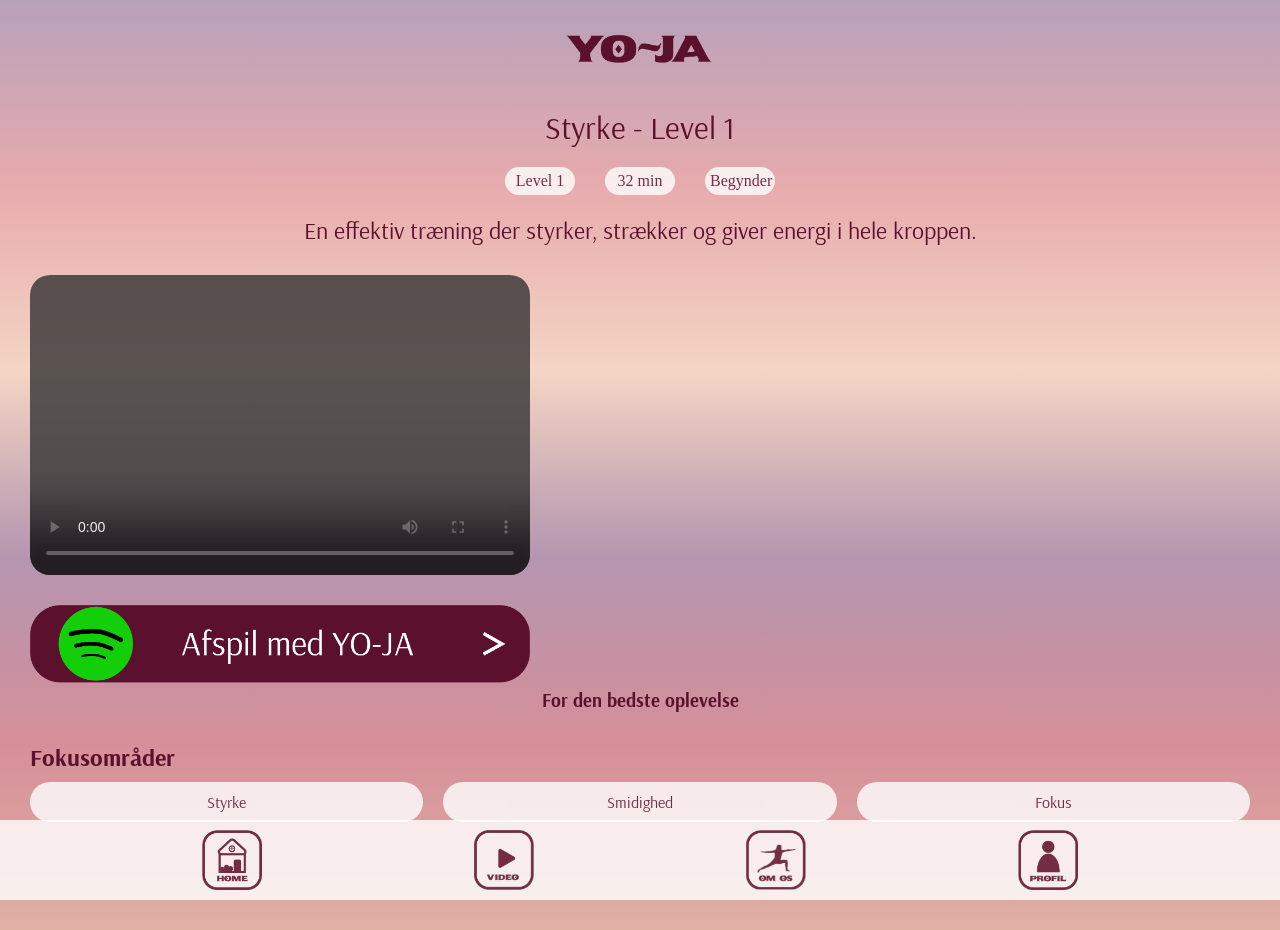
<file: styrkevideo.html>
<!doctype html>
<html lang="en">
  <head>
    <meta charset="UTF-8" />
    <meta name="viewport" content="width=device-width, initial-scale=1.0" />
    <title>Yo-ja</title>
    <!-- ref til stylesheet -->
    <link rel="stylesheet" href="yoja.style.css" />
    <!-- Her har vi hentet font fra google fonts - Arsenal -->
    <link rel="preconnect" href="https://fonts.googleapis.com" />
    <link rel="preconnect" href="https://fonts.gstatic.com" crossorigin />
    <link
      href="https://fonts.googleapis.com/css2?family=Arsenal:ital,wght@0,400;0,700;1,400;1,700&family=Genos:ital,wght@0,100..900;1,100..900&family=Sekuya&family=Titan+One&display=swap"
      rel="stylesheet"
    />
  </head>

  <body>
    <!-- Vores header med Yo-JA logo, som fungerer som hjemmeknap også -->
    <header>
      <div class="logoContainer">
        <a href="/sem2-flow5/index.html"
          ><img src="img/Logo.png" alt="yo-jaLogo"
        /></a>
      </div>
    </header>

    <h1>Styrke - Level 1</h1>

    <div class="infoBox">
      <!-- Flexboks-->
      <div class="levelBox">Level 1</div>
      <div class="durationBox">32 min</div>
      <div class="difficultyBox">Begynder</div>
    </div>

    <h2 class="videoText">
      En effektiv træning der styrker, strækker og giver energi i hele kroppen.
    </h2>

    <!-- Video -->
    <div class="videoContainer">
      <video controls src="video/begynderlevel1-done_2.mp4"></video>
    </div>

    <div class="lydContainer">
      <img src="img/afspilmedyoja.png" alt="pictureOfButtonToSpotify" />
    </div>
    <h3 class="audioText">For den bedste oplevelse</h3>
    <h4 class="fokusHeadline">Fokusområder</h4>

    <div class="beskrivContainer">
      <div class="beskrivOrd">Styrke</div>
      <div class="beskrivOrd">Smidighed</div>
      <div class="beskrivOrd">Fokus</div>
    </div>

    <!-- Footer/menu -->
    <footer>
      <nav>
        <div class="menuContainer">
          <a href="/test/index.html">
            <img src="img/home.knap.png" alt="homeIcon"
          /></a>
          <!-- Hjem knap -->
          <a href="oevelser.html">
            <img src="img/video-knap.png" alt="oevelserIcon"
          /></a>
          <!-- Video knap -->
          <a href="om-yoga.html">
            <img src="img/om.os.knap.png" alt="omYogaIcon"
          /></a>
          <!-- Om Om knap -->
          <a href="profil.html">
            <img src="img/profil-knap.png" alt="profilIcon"
          /></a>
          <!--Profil knap-->
        </div>
      </nav>
    </footer>
  </body>
</html>
</file>
<file: yoja.style.css>
/* RESET */
* {
  margin: 0;
  padding: 0;
}

html {
  scroll-behavior: smooth; /* Gør at når man klikker på et link med section id (altså vores knapper på forsiden), så scroller den langsomt ned til den section */
}

/*LINKS */
/* Gør at alle links beholder farve uanset om man hover eller har besøgt linket før + får Arsenal font  + bestemt skriftstørrelse*/
a,
a:visited,
a:hover,
a:active {
  color: #5b102d;
  font-family: "arsenal", system-ui;
  font-size: 18px;
}

/* BAGGRUND */
body {
  min-height: 100vh; /* Gør at gradient fylder hele skærmen */
  background: linear-gradient(
    to bottom,
    #b7a1ba,
    #e7abad,
    #f4d5c4,
    #b495af,
    #d68f99,
    #dfb1a3
  );
}

/* TYPOGRAFI */

h1,
h2 {
  text-align: center;
  font-family: "Arsenal", system-ui;
  font-weight: 400;
  font-style: regular;
  margin: 30px 30px 20px 30px;
  color: #5b102d;
}

h3 {
  font-family: "arsenal", system-ui;
}

h4 {
  font-family: "arsenal";
  color: #5b102d;
}

p {
  font-family: "arsenal", system-ui;
  font-weight: 400;
  color: #5b102d;
  text-align: center;
  font-size: 18px;
}

li {
  font-family: "arsenal";
  color: #5b102d;
  margin: 0 30px;
}

/* Så vores logo er centreret */
.logoContainer {
  display: flex;
  justify-content: center;
}

/* Så logo ikke fylder mere en 150px */
.logoContainer img {
  max-width: 100%;
  height: auto;
  max-width: 150px;
}

/* Så links ikke har diverse automatiske settings, så som blå font, underlining osv */
a {
  text-decoration: none;
}

header {
  margin: 30px;
}

/* -------------------------------------------------------FORSIDE----------------------------------------------------------------*/

/* Smiley knapper */
.smileyContainer {
  display: flex;
  margin: 30px; /* Den faste margin som er gennemgående på hele app */
  gap: 15px; /* Så der er mellemrum mellem smileys */
  justify-content: center; /* Så de er centreret */
}

.smileyContainer img {
  width: 50px; /* Hver enkelte smilets bredde, så der er plads til dem alle */
}

/* Container til de forskellige læringskategorier når man trykker på smileys */
.category-container {
  display: flex;
  flex-direction: column; /* så de står under hinanden */
  margin: 30px;
  gap: 15px; /* mellemrum i mellem */
  align-items: center; /* Centreret */
}

/* knapper til diverse kategorier indenfor video */
.flexBut {
  width: 150px; /* så de får den samme bredde */
  text-align: center;
  padding: 12px 20px;
  background-color: #ffffff;
  opacity: 0.8;
  color: #5b102d;
  text-decoration: none;
  border-radius: 20px;
  font-family: "arsenal";
  flex: 1;
  box-shadow: #5b102d 0px 2px 2px; /* Giver en let skygge for at få knapperne til at poppe lidt mere frem */
}

/* Overblik over diverse indhold i app */
.categoryContainerTwo {
  margin: 30px;
  gap: 30px;
}

/* Video, podcast og quiz */
.categoryCard {
  overflow: hidden; /* Skjuler indhold der går uden for kortets kanter */
  height: 250px; /* Giver en fast højde */
  border-radius: 20px; /* Giver runde hjørner */
  margin-bottom: 30px; /* spacing på mobil */
}

.categoryCard img {
  width: 100%;
  height: 100%;
  object-fit: cover; /* Sørger for at billedet dækker hele området uden at blive strukket (beskærer i stedet) */
  display: block; /* Fjerner ekstra mellemrum under billedet  */
}

.moodTestContainer {
  border-radius: 20px; /* Giver runde hjørner */
  background: #ffffff;
  padding: 10px;
  opacity: 0.8;
  display: flex;
  flex-direction: column;
  height: 200px; /* Giver fast højde */
  margin-bottom: 100px; /* Giver ekstra luft under, så det ikke skaber problemer med navigationsmenu, da man ellers ikke ville kun se det hele af Test containeren */
}

/* Navigationsmenu */

.menuContainer {
  display: flex;
  flex-direction: row;
  justify-content: space-evenly; /* Så der er lige meget luft mellem ikoner */
  background-color: #ffffff;
  opacity: 0.8;
  position: fixed; /* Så menuen hele tiden er der, den "sidder fest" */
  bottom: 0; /* Så den låser sig til bunden */
  width: 100%;
  height: 60px; /* fast højde */
  gap: 10px;
  padding: 10px 0;
}

.menuContainer img {
  width: 60px;
  height: 60px;
  object-fit: contain; /* Billedet beholder hele sit indhold, intet bliver beskåret */
}

/* ---------------------------------------------------------------------- HUMØR TEST -------------------------------------------------------------------------------*/

.spørgsmål {
  display: none; /* Skjuler alle spørgsmål som standard */
  text-align: center; /* Centrerer tekst og indhold i spørgsmålsboksen */
  padding: 10px;
  margin: 30px;
}

.spørgsmål h2 {
  margin-top: 10px; /* Giver luft over overskriften */
}

.spørgsmål.aktiv {
  display: block; /* Viser kun det aktive spørgsmål*/
}

.formBox {
  display: flex;
  flex-direction: column;
  margin-top: 20px;
  align-items: center;
}

.radioBox,
label {
  width: 250px; /* Fast bredde på svarbokse */
  padding: 15px 20px; /* Gør klikområdet større */
  border-radius: 15px; /* Giver runde hjørner */
  background-color: #ffffff;
  opacity: 0.8;
  font-family: "arsenal";
  color: #5b102d;
  display: flex;
  align-items: center;
  gap: 20px;
}

.radioBox input[type="radio"] {
  transform: scale(1.3); /* Gør radio-knappen større og mere synlig */
}

.næste {
  margin-top: 25px;
  padding: 12px 20px;
  border: none;
  border-radius: 10px;
  background-color: #5b102d;
  color: white;
  font-size: 16px;
  font-family: "arsenal";
}

.spørgsmål video {
  width: 100%;
  height: auto;
  border-radius: 20px; /* Afrunder billedets hjørner */
}

/* ----------------------------------------------------------------------  Podcast  --------------------------------------------------------------------------------------*/
.podcastPlayingContainer {
  display: none;
  justify-self: center;
  margin: 30px;
}

.podcastPlayingContainer video {
  width: 100%;
  height: auto;
  border-radius: 20px;
}
.podListe {
  display: flex;
  align-items: center;

  gap: 20px;

  background-color: #ffffff;
  opacity: 0.8;

  padding: 10px 20px;
  border-radius: 20px;

  margin-bottom: 15px;
}

.podListe h3 {
  flex: 1;
}

.podListe img {
  width: 50px; /* Gør billederne til cirkler */
  height: 50px;
}

/* -----------------------------------------------------------------------  QUIZ --------------------------------------------------------------------------------------- */

/* Spørgsmål */

.quizBox {
  display: none; /* Skjuler alle quiz-spørgsmål som standard, så kun det aktive vises via JavaScript */
  justify-items: center;
}

.aktivQuiz {
  display: block; /* Viser det aktuelle quiz-spørgsmål, som styres via JavaScript */
  display: flex;
  flex-direction: column;
  align-items: center;
}

label {
  display: block; /* Gør hver svarmulighed til en blok, så de står under hinanden */
  margin: 15px;
  font-size: 20px;
}

/* Knap til næste spørgsmål */

.quizKnap {
  display: flex;
  margin-top: 20px;
  padding: 12px 20px;
  border: none; /* Fjerner standard kant */
  border-radius: 10px; /* Giver runde hjørner */
  background-color: #5b102d;
  color: white;
  font-size: 16px;
  justify-content: center;
  font-family: "arsenal";
}

/* feedback når man har svaret */

.quizFeedback {
  margin-top: 15px;
  font-size: 20px;
  font-weight: bold; /* Fremhæver korrekt/forkert besked */
  font-family: "arsenal", system-ui;
  color: #5b102d;
}

/* --------------------------------------------------------------------------  OM OS ----------------------------------------------------------------------- */

.headlineContainer {
  display: flex;
  flex-direction: column;
  justify-self: center;
  align-items: center;
  margin: 0 30px;
}

.headlineContainer img {
  width: 100%;
  height: auto;
}

.infoOneText {
  margin-bottom: 25px; /* Giver mere luft under */
}

/* introducerende afsnit */

.infoOneContainer {
  margin: 0 30px;
  display: flex;
  flex-direction: column;
  justify-self: center;
  gap: 30px;
}

.infoOneImageContainer img {
  width: 100%;
  height: auto;
  border-radius: 20px; /* Giver runde hjørner */
  object-fit: cover; /* Beskærer billede så det passer */
}

.infoOneContainerTwo {
  margin: 30px;
}

.infoOneContainerTwo p {
  margin-top: 20px;
}

/* Om app afsnit */

.infoTwoContainer,
.infoThreeContainer,
.infoFourContainer {
  margin: 30px;
  display: flex;
  flex-direction: column;
  align-items: center;
  gap: 20px;
}

.infoTwoContainer img {
  display: flex;
  justify-self: center;
  width: 200px; /* fast bredde */
}

.infoThreeContainer img,
.infoFourContainer img {
  width: 100%;
  height: auto;
}

.infoTwoImageContainer {
  margin-top: 20px;
}

.infoFourContainer {
  margin-bottom: 100px; /* Mere luft under sidste element, så den ikke bliver skjult af navigation */
}

/* ---------------------------------------------------------------------------- VIDEOER ---------------------------------------------------------------- */

/* Mockup container */
.switchContainer {
  display: flex;
  justify-content: center;
  margin: 20px 30px;
}

.knapFlex {
  display: grid; /* Bruger CSS Grid til at placere knapper ved siden af hinanden */
  grid-template-columns: 1fr 1fr; /* Deler containeren i to lige store kolonner */

  width: 250px; /* Fast bredde på knap-containeren */

  background-color: white;
  border-radius: 20px; /* Giver rundede hjørner */

  overflow: hidden; /* Sikrer at indhold ikke går udenfor containeren */
}

/* Mockup knapper - switch */
.programmerKnap,
.oevelserKnap,
.profilKnap,
.settingsKnap {
  text-align: center;
  padding: 15px;
  border-radius: 15px; /* giver runde hjørner */
  cursor: pointer;
  width: 100%;
}

.programmerKnap,
.settingsKnap {
  color: #5b102d;
}

/* aktiv side - den der bliver vist */
.active {
  background-color: #5b102d;
  color: white;
}

/* Mockup af at vide man kan swipe - container */
.dotsContainerOevelser,
.dotsContainerOevelserFinal,
.dotsContainerProfil {
  display: flex;
  justify-content: center;
  gap: 10px;
  margin: 30px;
}

.dotsContainerOevelserFinal {
  margin-bottom: 100px; /* For at give luft under, så det ikke bliver skjult af navigationsmenu */
}

.categoryCaroussel {
  margin: 0 30px;
  box-sizing: border-box;
  display: grid;
  grid-template-areas: "slide";
  border-radius: 20px;
  overflow: hidden;
  position: relative;
  align-items: center;
}

.categoryCaroussel img {
  display: block;
  width: 100%;
  height: 100%;
  object-fit: cover;
}

.slide1,
.slide2 {
  grid-area: slide; /* Placere begge slides i det samme område, så de kan skifte mellem hinanden */
}

/* knapper til skifte mellem slides */
.prev1,
.next1,
.prev2,
.next2 {
  position: absolute; /* gør det muligt at placere knapperne ift carousselsens kanter */
  top: 50%; /* Placere knapperne vertikalt i midten */
  font-size: 30px;
  color: rgba(255, 255, 255, 0.73);
  margin-top: -15px; /* Justere knapperne så de er præcis i midten */
  text-decoration: none;
  background: none;
  border: none;
  cursor: pointer; /* Gør at det bliver tydeligt at man kan klikke */
}

.prev1,
.prev2 {
  left: 20px;
}

.next1,
.next2 {
  right: 20px;
}

/*------------------------------------------------------------------------- AFSPIL VIDEO-------------------------------------------- */
/* Info om video */
.infoBox {
  display: flex;
  flex-direction: row;
  justify-content: center;
  gap: 30px;
}

.levelBox,
.durationBox,
.difficultyBox {
  border-radius: 20px;
  background: #ffffff;
  color: #5b102d;
  opacity: 0.8;
  width: 60px;
  padding: 5px;
  text-align: center;
}

.videoContainer {
  display: flex;
  justify-content: center;
  align-items: center;
  margin: 30px;
  border-radius: 20px;
  overflow: hidden;
  background-color: #ffffff; /* fordi video ikke fylder hele containeren, så er der en baggrundsfarve */
  opacity: 0.8;
}

.videoContainer video {
  width: 100%;
  height: 100%;
  object-fit: contain; /* sørger for at hele videoen er synlig uden at blive beskåret */
  display: block; /* Fjerner ekstra mellemrum under videoen */
}

.lydContainer {
  margin: 30px 30px 5px 30px;
}

.lydContainer img {
  width: 100%;
}

.audioText {
  font-family: "arsenal";
  font-style: regular;
  color: #5b102d;
  text-align: center;
  margin: 0 30px 30px 30px;
}

.fokusHeadline {
  margin: 10px 30px;
}

.beskrivContainer {
  display: flex;
  flex-direction: row;
  gap: 20px;
  margin: 0 30px;
}

.beskrivOrd {
  background-color: #ffffff;
  opacity: 0.8;
  border-radius: 20px;
  padding: 10px;
  flex: 1;
  text-align: center;
  font-family: "arsenal";
  color: #5b102d;
  margin-bottom: 100px; /* giver luft under, så det ikke bliver skjult af navigationsmenu */
}

/* ------------------------------------------------------------------  PROFIL ---------------------------------------------- */

/* Container til profilbillede og tekst */
.profilContainer {
  display: flex;
  align-items: center;
  margin: 30px;
  padding: 20px;
  background-color: #ffffff;
  opacity: 0.8;
  border-radius: 20px; /* Runde hjørner */
  gap: 20px;
}

.profilImageContainer img {
  width: 100px; /* fast bredde */
  height: 100px; /* fast højde */
  border-radius: 50%; /* Gør billeder til en cirkel */
  object-fit: cover; /* Beskærer billeder så det passer til containeren */
}

.profilTextContainer {
  display: flex;
  flex-direction: column;
  justify-content: center;
  align-items: center;
  text-align: center;
  gap: 20px;
  flex: 1;
  font-family: "arsenal", system-ui;
  color: #5b102d;
}

/* Container med data og cirkel */
.dataContainer {
  display: flex; /* Bruger flexbox til at arrangere data og cirkel under hinanden */
  flex-direction: column; /* Gør at de to billeder står under hinanden */
  justify-content: center;
  margin: 30px;
  gap: 50px;
}

.dataContainer img,
.cirkelContainer img {
  width: 100%;
  height: auto;
}

.cirkelContainer {
  display: flex;
  justify-content: center;
  margin: 30px;
}

.gemteVidoerContainer {
  display: flex;
  justify-content: center;
  margin: 30px;
  height: 200px;
}

.gemteVidoerContainer img {
  width: 100%;
  height: auto;
  border-radius: 20px;
  object-fit: cover; /* Beskærer billedet så det passer til containeren */
}

.dot {
  width: 12px;
  height: 12px;
  background-color: #ffffff;
  border-radius: 50%;
}

/* Den "aktive" dot som indikere den aktive video */
.activeDot {
  background-color: #5b102d;
}

/* Container til listen af venner under profil og liste af podcasts */
.vennerListeContainer,
.podcastContainer {
  display: flex;
  flex-direction: column;
  justify-self: center;
  gap: 20px;
  margin: 30px;
  margin-bottom: 100px; /* Giver ekstra luft under, så det ikke bliver skjult af navigationsmenu */
}

.vennerListe {
  display: flex;
  align-items: center;
  gap: 20px;
  background-color: #ffffff;
  opacity: 0.8;
  padding: 10px 20px;
  border-radius: 20px;
}

.vennerListe img {
  width: 50px;
  height: 50px;
  border-radius: 50%;
  object-fit: cover; /* beskærer billeder så det passer til containeren */
}

.vennerListe h3 {
  flex: 1; /* Gør at teksten fylder det resterende plads i containeren og skubber knappen til højre */
  text-align: center;
}

.vennerListe button {
  margin-left: auto; /* Gør at knappen er placeret i højre side af containeren */
  padding: 10px;
  border-radius: 20px;
  border-color: #d68f99;
}

/*-----------------------------------------------------------------  RESPONSIVT DESIGN -------------------------------------------------- */
/* ----------------------------------------------------------------  FORSIDE ------------------------------------------------------------ */
@media screen and (min-width: 768px) {
  .smileyContainer {
    width: 400px; /* Større bredde på containeren, så der er mere plads til smileys nu hvor skærmen er større */
    display: flex;
    justify-self: center;
  }

  .smileyContainer img {
    width: 60px;
    height: 60px;
  }
  .categoryContainerTwo {
    display: grid; /* Bruger CSS grid til at arrangere de fire kategorier i to kolonner og to rækker */
    grid-template-columns: 1fr 1fr; /* to lige store kolonner */
  }

  .categoryCard {
    margin-bottom: 0; /* Fjerne margin under kortene, da der nu er gap i grid som skaber mellemrum --> giver et ensartet look */
  }

  .categoryCard img {
    width: 100%;
    height: 250px;
    object-fit: cover;
  }

  .moodTestContainer {
    height: 230px; /* giver højde, så den passer med de tre andre kort */
    display: flex;
    justify-content: center;
  }

  /*---------------------------------------------------------------------- VIDEOER ------------------------------------------------- */
  .categoryCaroussel {
    width: 600px; /* Fast bredde på caroussel, så det ikke fylder hele skærmen */
    height: 300px;
    overflow: hidden;
    display: flex;
    justify-self: center;
  }

  .categoryCaroussel img {
    width: 100%;
    height: auto;
  }

  /*-------------------------------------------------------------------- OM YOGA ------------------------------------------------- */

  .infoOneContainer {
    gap: 30px;
    margin: 20px 60px;
  }

  /* Det første afsnit med billede og tekst side om side */
  .infoOneContainerTwo {
    display: flex;
    flex-direction: row; /* Gør at billede og tekst står ved siden af hinanden */
    justify-content: center;
    align-items: center;
    gap: 20px;
  }

  .infoOneImageContainer {
    flex: 1; /* Gør at billedet fylder det samme som teksten, så de er lige store */
  }

  .infoOneImageContainer img {
    width: 100%;
    height: auto;
  }

  .infoOneText {
    display: flex;
    flex-direction: column;
    flex: 1; /* Gør at teksten fylder det samme som billedet, så de er lige store */
  }

  /* De tre afsnit der beskriver appen */

  .infoTwoContainer,
  .infoThreeContainer,
  .infoFourContainer {
    display: flex;
    flex-direction: row;
    align-items: center;
    gap: 60px;
  }

  .infoTwoImageContainer img,
  .infoThreeImageContainer img {
    width: 100%;
    max-width: 800px;
    height: auto;
    display: block; /* Fjerner ekstra mellemrum under billeder */
  }

  .infoFourContainer {
    display: flex;
    align-items: center;
    gap: 60px;
  }

  .infoFourImageContainer,
  .infoFourContainer p {
    flex: 1; /* Gør at både billede og tekst fylder det samme, så de er lige store */
  }

  /*-----------------------------------------------------------------------  PROFIL  -----------------------------------------------------*/
  .profilContainer {
    width: 500px;
    margin: 0 auto;
  }

  /* Grid som gør de fire sektioner på profil siden (data, og venneliste kan stå ved siden af hinanden) */
  .tabletGrid {
    display: grid;
    grid-template-columns: 1fr 1fr; /* to lige store kolonner, så alt står ved siden af hinanden og er alignet */
    gap: 25px;
    margin: 40px;
    align-items: start; /* Justere alle sektioner så de starter ved samme højde, så det ser mere ensartet ud */
  }

  /* Fjerner gamle margins */
  .dataContainer,
  .cirkelContainer,
  .vennerListeContainer {
    margin: 0;
  }

  /* Gemte videoer */
  .gemteVidoerContainer {
    max-width: 700px;
    margin: 30px auto;
  }

  /* Aktivitet billeder */
  .dataContainer {
    height: 350px;
  }

  .dataContainer img {
    width: 100%;
    height: 100%;
  }

  /* Cirkel */
  .cirkelContainer {
    display: flex;
    justify-content: center;
  }

  /* Venner */
  .vennerListeContainer {
    display: flex;
    flex-direction: column;
    margin-bottom: 100px;
    gap: 15px;
  }

  /*------------------------------------------------------------------------  VIDEO ------------------------------------ */

  .videoText {
    margin: 20px 130px;
  }
  .videoContainer {
    width: 500px; /* fast bredde på video containeren, så den ikke fylder hele skærmen, men større nu hvor det er tablet */
    height: 300px;
    display: flex;
    justify-self: center;
  }

  .lydContainer {
    width: 500px;
    display: flex;
    justify-self: center;
  }

  .fokusHeadline {
    font-size: 24px; /* Tekst større */
  }

  /* -----------------------------------------------------------------------  PODCAST------------------------------------------ */
  .podcastPlayingContainer {
    width: 500px;
    height: 300px;
  }
}
</file>
